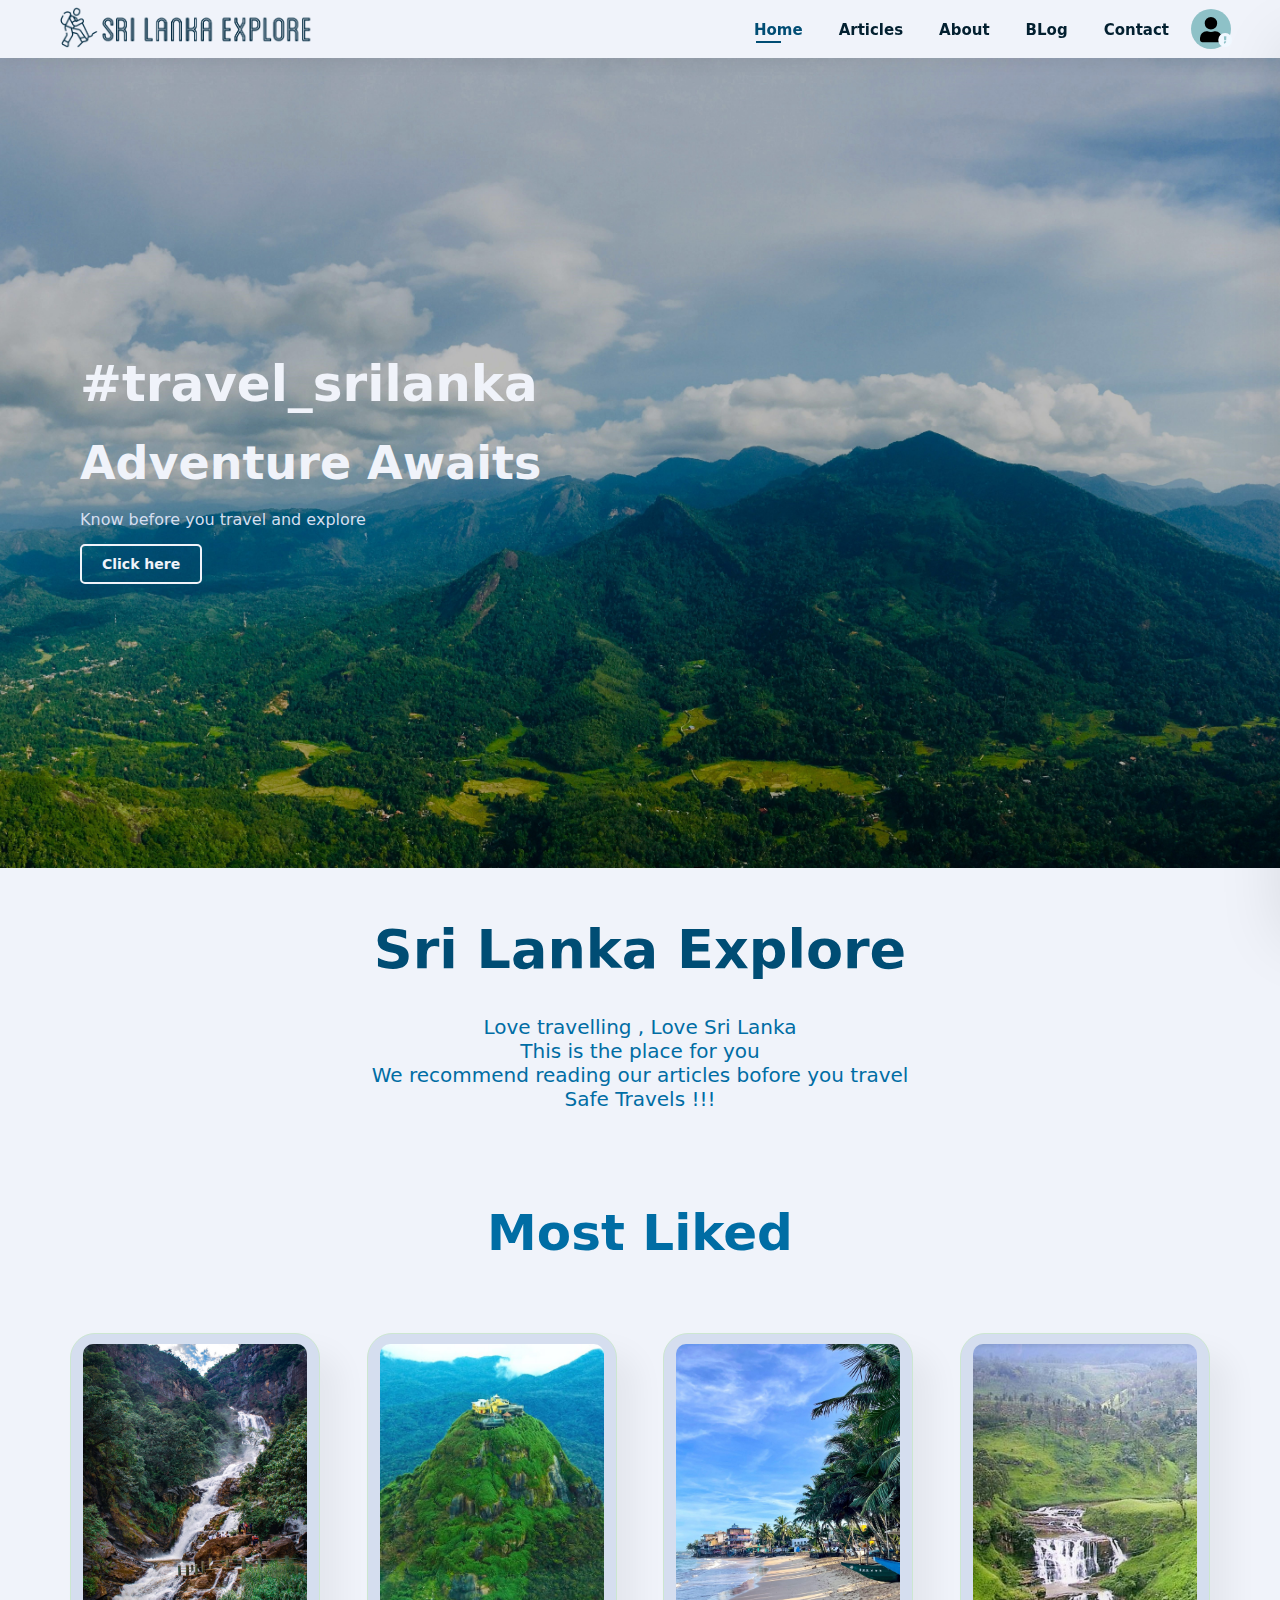
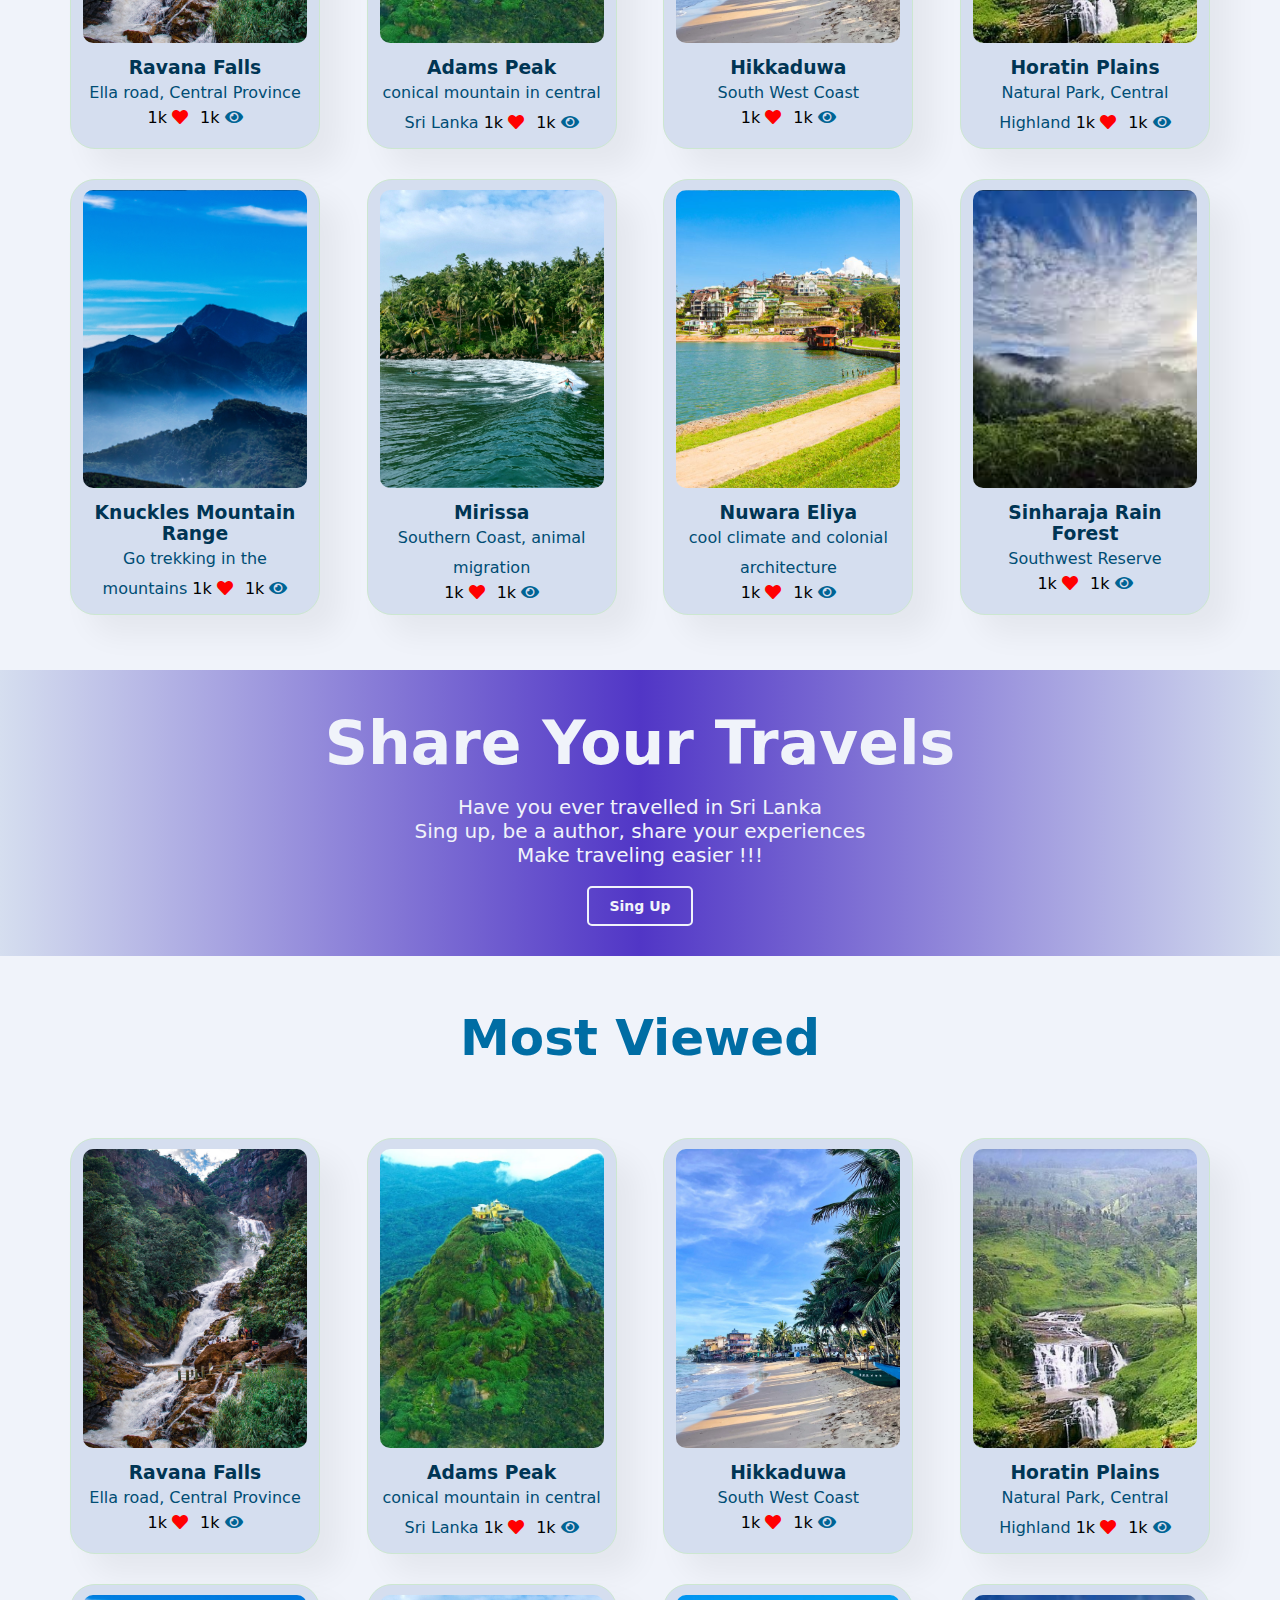
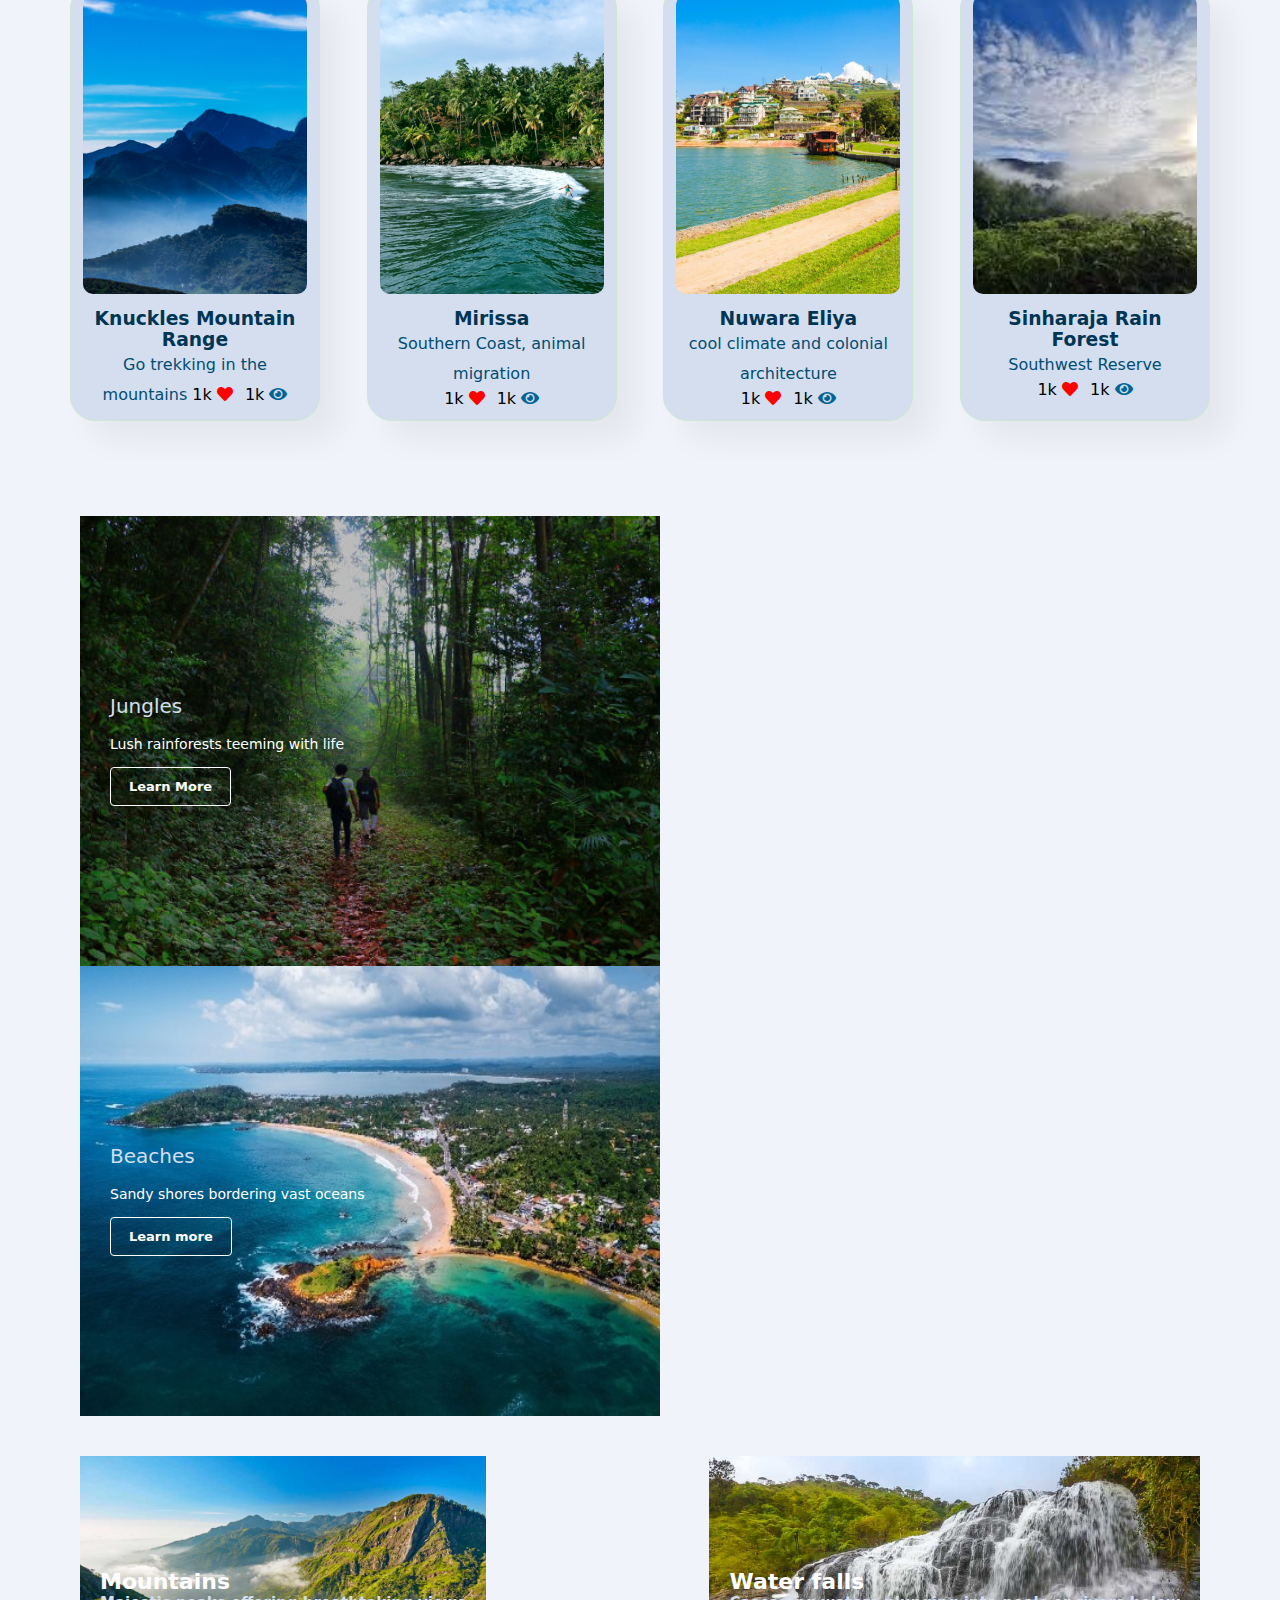
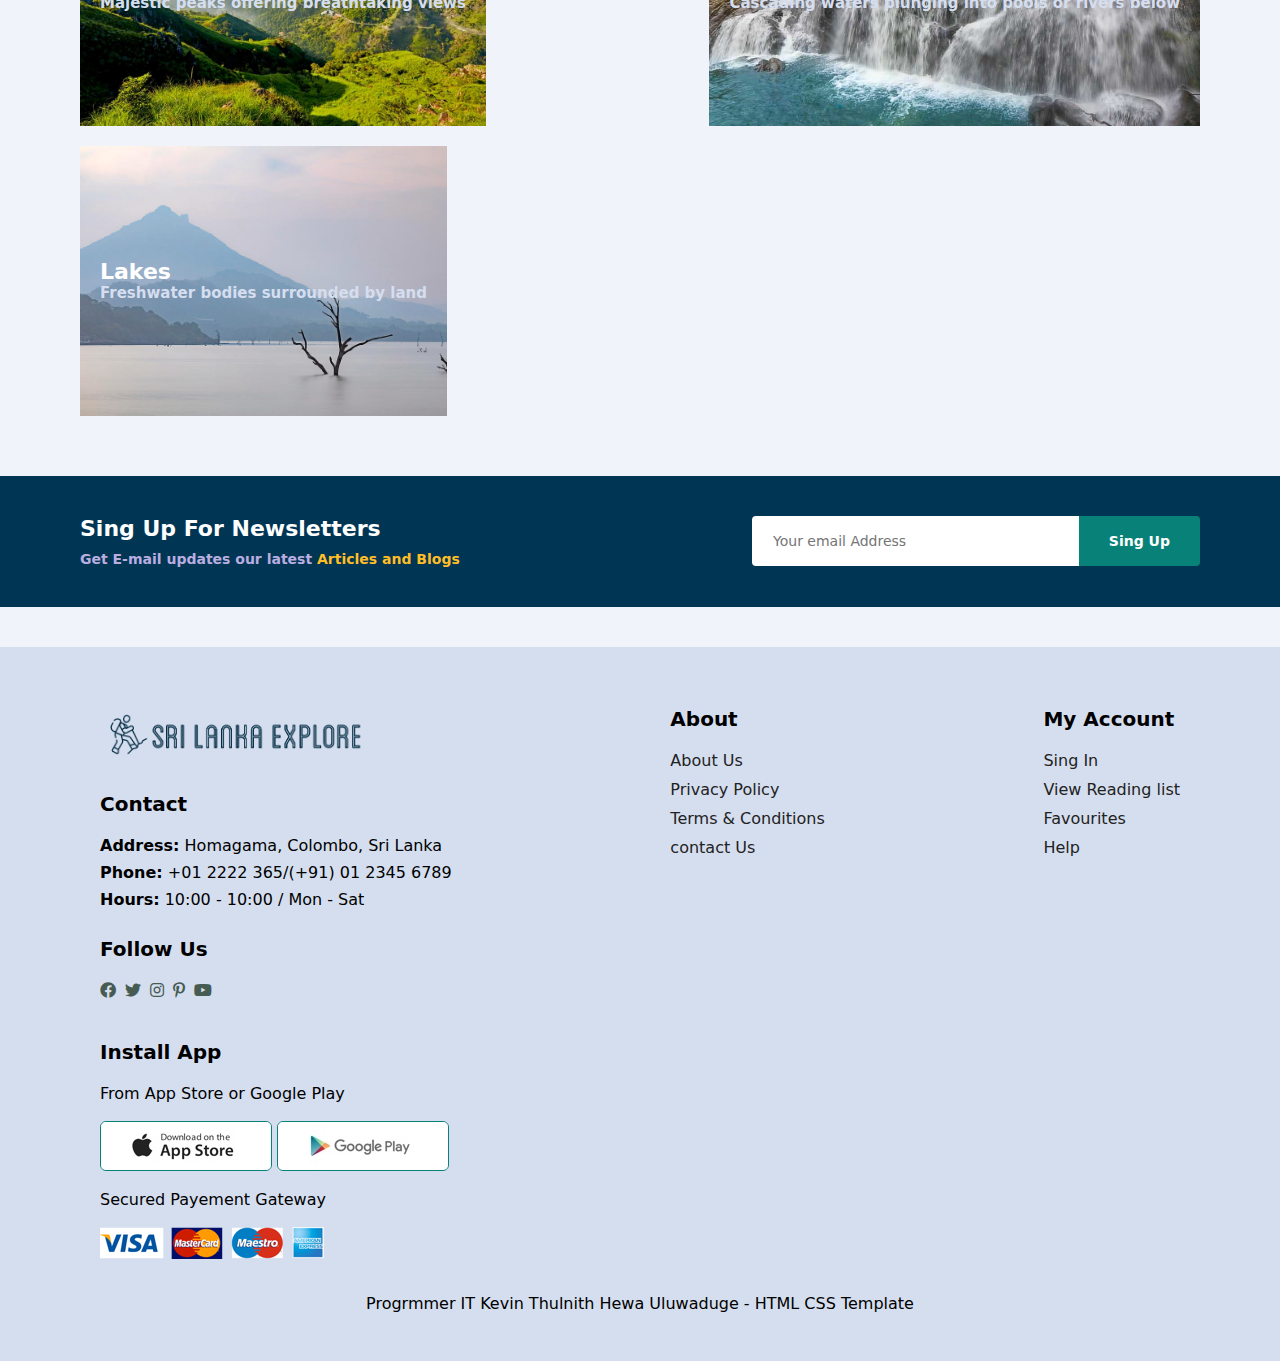
<file: index.html>
<!DOCTYPE html>
<html lang="en">
  <head>
    <meta charset="UTF-8" />
    <meta name="viewport" content="width=device-width, initial-scale=1.0" />
    <link
      rel="icon"
      type="image/x-icon"
      href="jello0.png"
      media="(prefers-color-scheme: light)"
    />
    <link
      rel="icon"
      type="image/x-icon"
      href="jello1%20(1).png"
      media="(prefers-color-scheme: dark)"
    />
    <title>Sri Lanka Explore - Home</title>
    <link
      rel="stylesheet"
      href="https://pro.fontawesome.com/releases/v5.10.0/css/all.css"
    />
    <link rel="stylesheet" href="home.css" />
  </head>
  <body>
    <nav>
      <a href="#"><img src="jello2.png" alt="logo" class="logo" /></a>
      <div>
        <ul id="navbar">
          <li><a href="home.html" class="active">Home</a></li>
          <li><a href="Articles.html">Articles</a></li>
          <li><a href="About.html">About</a></li>
          <li><a href="BLog.html">BLog</a></li>
          <li><a href="Contact.html">Contact</a></li>
          <li class="user" id="user">
            <div class="circle"></div>
            <i class="fa fa-user"></i>
            <i class="fa fa-exclamation-circle"></i>
          </li>
          <a href="#" id="close"><i class="far fa-times"></i></a>
        </ul>
        <div id="userbar">
          <li>
            <a href="#">Sing Up</a>
          </li>
          <li><a href="#">Login</a></li>
          <a href="#" id="asd"><i class="far fa-times"></i></a>
        </div>
      </div>
      <div class="show">
        <div class="user2" id="user2">
          <div class="circle"></div>
          <i class="fa fa-user"></i>
          <i class="fa fa-exclamation-circle"></i>
        </div>
        <i id="bar" class="fas fa-outdent"></i>
      </div>
    </nav>

    <header>
      <h1>#travel_srilanka</h1>
      <h2>Adventure Awaits</h2>
      <p>Know before you travel and explore</p>
      <button>Click here</button>
    </header>

    <section class="mssg">
      <h1>Sri Lanka Explore</h1>
      <p>
        Love travelling , Love Sri Lanka <br />
        This is the place for you <br />We recommend reading our articles bofore
        you travel <br />
        Safe Travels !!!
      </p>
    </section>

    <section class="flist">
      <h2>Most Liked</h2>

      <div class="container">
        <div class="item">
          <div
            class="picture"
            style="background-image: url('places/ravana.jpg')"
          ></div>
          <h3>Ravana Falls</h3>
          <span>Ella road, Central Province</span>
          <div class="stt">
            <p>1k <i class="fa fa-heart hrts"></i></p>
            <p>1k <i class="fa fa-eye eye"></i></p>
          </div>
        </div>

        <div class="item">
          <div
            class="picture"
            style="background-image: url('places/adams\ peak.jpg')"
          ></div>
          <h3>Adams Peak</h3>
          <span>conical mountain in central Sri Lanka</span>
          <div class="stt">
            <p>1k <i class="fa fa-heart hrts"></i></p>
            <p>1k <i class="fa fa-eye eye"></i></p>
          </div>
        </div>

        <div class="item">
          <div
            class="picture"
            style="background-image: url('places/hikkaduwa.jpeg')"
          ></div>
          <h3>Hikkaduwa</h3>
          <span>South West Coast</span><br />
          <div class="stt">
            <p>1k <i class="fa fa-heart hrts"></i></p>
            <p>1k <i class="fa fa-eye eye"></i></p>
          </div>
        </div>

        <div class="item">
          <div
            class="picture"
            style="background-image: url('places/horatain\ planes.jpg')"
          ></div>
          <h3>Horatin Plains</h3>
          <span>Natural Park, Central Highland</span>
          <div class="stt">
            <p>1k <i class="fa fa-heart hrts"></i></p>
            <p>1k <i class="fa fa-eye eye"></i></p>
          </div>
        </div>

        <div class="item">
          <div
            class="picture"
            style="background-image: url('places/knuckles.jpg')"
          ></div>
          <h3>Knuckles Mountain Range</h3>
          <span>Go trekking in the mountains</span>
          <div class="stt">
            <p>1k <i class="fa fa-heart hrts"></i></p>
            <p>1k <i class="fa fa-eye eye"></i></p>
          </div>
        </div>

        <div class="item">
          <div
            class="picture"
            style="background-image: url('places/mirissa.jpg')"
          ></div>
          <h3>Mirissa</h3>
          <span>Southern Coast, animal migration</span> <br />
          <div class="stt">
            <p>1k <i class="fa fa-heart hrts"></i></p>
            <p>1k <i class="fa fa-eye eye"></i></p>
          </div>
        </div>

        <div class="item">
          <div
            class="picture"
            style="background-image: url('places/Nuwara\ eliya.jpg')"
          ></div>
          <h3>Nuwara Eliya</h3>
          <span>cool climate and colonial architecture</span><br />
          <div class="stt">
            <p>1k <i class="fa fa-heart hrts"></i></p>
            <p>1k <i class="fa fa-eye eye"></i></p>
          </div>
        </div>

        <div class="item">
          <div
            class="picture"
            style="background-image: url('places/sinharaja.jpeg')"
          ></div>
          <h3>Sinharaja Rain Forest</h3>
          <span>Southwest Reserve</span>
          <div class="stt">
            <p>1k <i class="fa fa-heart hrts"></i></p>
            <p>1k <i class="fa fa-eye eye"></i></p>
          </div>
        </div>
      </div>
    </section>

    <section class="mssg message">
      <h1>Share Your Travels</h1>
      <p>
        Have you ever travelled in Sri Lanka<br />
        Sing up, be a author, share your experiences<br />
        Make traveling easier !!!
      </p>
      <button>Sing Up</button>
    </section>

    <section class="flist">
      <h2>Most Viewed</h2>

      <div class="container">
        <div class="item">
          <div
            class="picture"
            style="background-image: url('places/ravana.jpg')"
          ></div>
          <h3>Ravana Falls</h3>
          <span>Ella road, Central Province</span>
          <div class="stt">
            <p>1k <i class="fa fa-heart hrts"></i></p>
            <p>1k <i class="fa fa-eye eye"></i></p>
          </div>
        </div>

        <div class="item">
          <div
            class="picture"
            style="background-image: url('places/adams\ peak.jpg')"
          ></div>
          <h3>Adams Peak</h3>
          <span>conical mountain in central Sri Lanka</span>
          <div class="stt">
            <p>1k <i class="fa fa-heart hrts"></i></p>
            <p>1k <i class="fa fa-eye eye"></i></p>
          </div>
        </div>

        <div class="item">
          <div
            class="picture"
            style="background-image: url('places/hikkaduwa.jpeg')"
          ></div>
          <h3>Hikkaduwa</h3>
          <span>South West Coast</span><br />
          <div class="stt">
            <p>1k <i class="fa fa-heart hrts"></i></p>
            <p>1k <i class="fa fa-eye eye"></i></p>
          </div>
        </div>

        <div class="item">
          <div
            class="picture"
            style="background-image: url('places/horatain\ planes.jpg')"
          ></div>
          <h3>Horatin Plains</h3>
          <span>Natural Park, Central Highland</span>
          <div class="stt">
            <p>1k <i class="fa fa-heart hrts"></i></p>
            <p>1k <i class="fa fa-eye eye"></i></p>
          </div>
        </div>

        <div class="item">
          <div
            class="picture"
            style="background-image: url('places/knuckles.jpg')"
          ></div>
          <h3>Knuckles Mountain Range</h3>
          <span>Go trekking in the mountains</span>
          <div class="stt">
            <p>1k <i class="fa fa-heart hrts"></i></p>
            <p>1k <i class="fa fa-eye eye"></i></p>
          </div>
        </div>

        <div class="item">
          <div
            class="picture"
            style="background-image: url('places/mirissa.jpg')"
          ></div>
          <h3>Mirissa</h3>
          <span>Southern Coast, animal migration</span> <br />
          <div class="stt">
            <p>1k <i class="fa fa-heart hrts"></i></p>
            <p>1k <i class="fa fa-eye eye"></i></p>
          </div>
        </div>

        <div class="item">
          <div
            class="picture"
            style="background-image: url('places/Nuwara\ eliya.jpg')"
          ></div>
          <h3>Nuwara Eliya</h3>
          <span>cool climate and colonial architecture</span><br />
          <div class="stt">
            <p>1k <i class="fa fa-heart hrts"></i></p>
            <p>1k <i class="fa fa-eye eye"></i></p>
          </div>
        </div>

        <div class="item">
          <div
            class="picture"
            style="background-image: url('places/sinharaja.jpeg')"
          ></div>
          <h3>Sinharaja Rain Forest</h3>
          <span>Southwest Reserve</span>
          <div class="stt">
            <p>1k <i class="fa fa-heart hrts"></i></p>
            <p>1k <i class="fa fa-eye eye"></i></p>
          </div>
        </div>
      </div>
    </section>

    <section id="sm-baner">
      <div class="banner-box">
        <h4>Jungles</h4>
        <span>Lush rainforests teeming with life</span>
        <button class="white">Learn More</button>
      </div>
      <div class="banner-box banner-box2">
        <h4>Beaches</h4>
        <span>Sandy shores bordering vast oceans</span>
        <button class="white">Learn more</button>
      </div>
    </section>

    <section id="banner3">
      <div class="banner-box">
        <h2>Mountains</h2>
        <h3>Majestic peaks offering breathtaking views</h3>
      </div>
      <div class="banner-box">
        <h2>Water falls</h2>
        <h3>Cascading waters plunging into pools or rivers below</h3>
      </div>
      <div class="banner-box">
        <h2>Lakes</h2>
        <h3>Freshwater bodies surrounded by land</h3>
      </div>
    </section>

    <section id="newslatter">
      <div class="newstext">
        <h4>Sing Up For Newsletters</h4>
        <p>Get E-mail updates our latest <span>Articles and Blogs</span></p>
      </div>
      <div class="form">
        <input type="text" placeholder="Your email Address" />
        <button>Sing Up</button>
      </div>
    </section>

    <footer>
      <div class="col">
        <img src="jello2.png" class="logo" />
        <h4>Contact</h4>
        <p><strong>Address:</strong> Homagama, Colombo, Sri Lanka</p>
        <p><strong>Phone:</strong> +01 2222 365/(+91) 01 2345 6789</p>
        <p><strong>Hours:</strong> 10:00 - 10:00 / Mon - Sat</p>
        <div class="follow">
          <h4>Follow Us</h4>
          <div class="icon">
            <i class="fab fa-facebook"></i>
            <i class="fab fa-twitter"></i>
            <i class="fab fa-instagram"></i>
            <i class="fab fa-pinterest-p"></i>
            <i class="fab fa-youtube"></i>
          </div>
        </div>
      </div>

      <div class="col">
        <h4>About</h4>
        <a href="#">About Us</a>
        <a href="#">Privacy Policy</a>
        <a href="#">Terms & Conditions</a>
        <a href="#">contact Us</a>
      </div>

      <div class="col">
        <h4>My Account</h4>
        <a href="#">Sing In</a>
        <a href="#">View Reading list</a>
        <a href="#">Favourites</a>
        <a href="#">Help</a>
      </div>

      <div class="col install">
        <h4>Install App</h4>
        <p>From App Store or Google Play</p>
        <div class="row">
          <img src="Pay/app.jpg" />
          <img src="Pay/play.jpg" />
        </div>
        <p>Secured Payement Gateway</p>
        <img src="Pay/pay.png" />
      </div>

      <div class="copy-right">
        <p>Progrmmer IT Kevin Thulnith Hewa Uluwaduge - HTML CSS Template</p>
      </div>
    </footer>
    <script src="home.js"></script>
  </body>
</html>
</file>
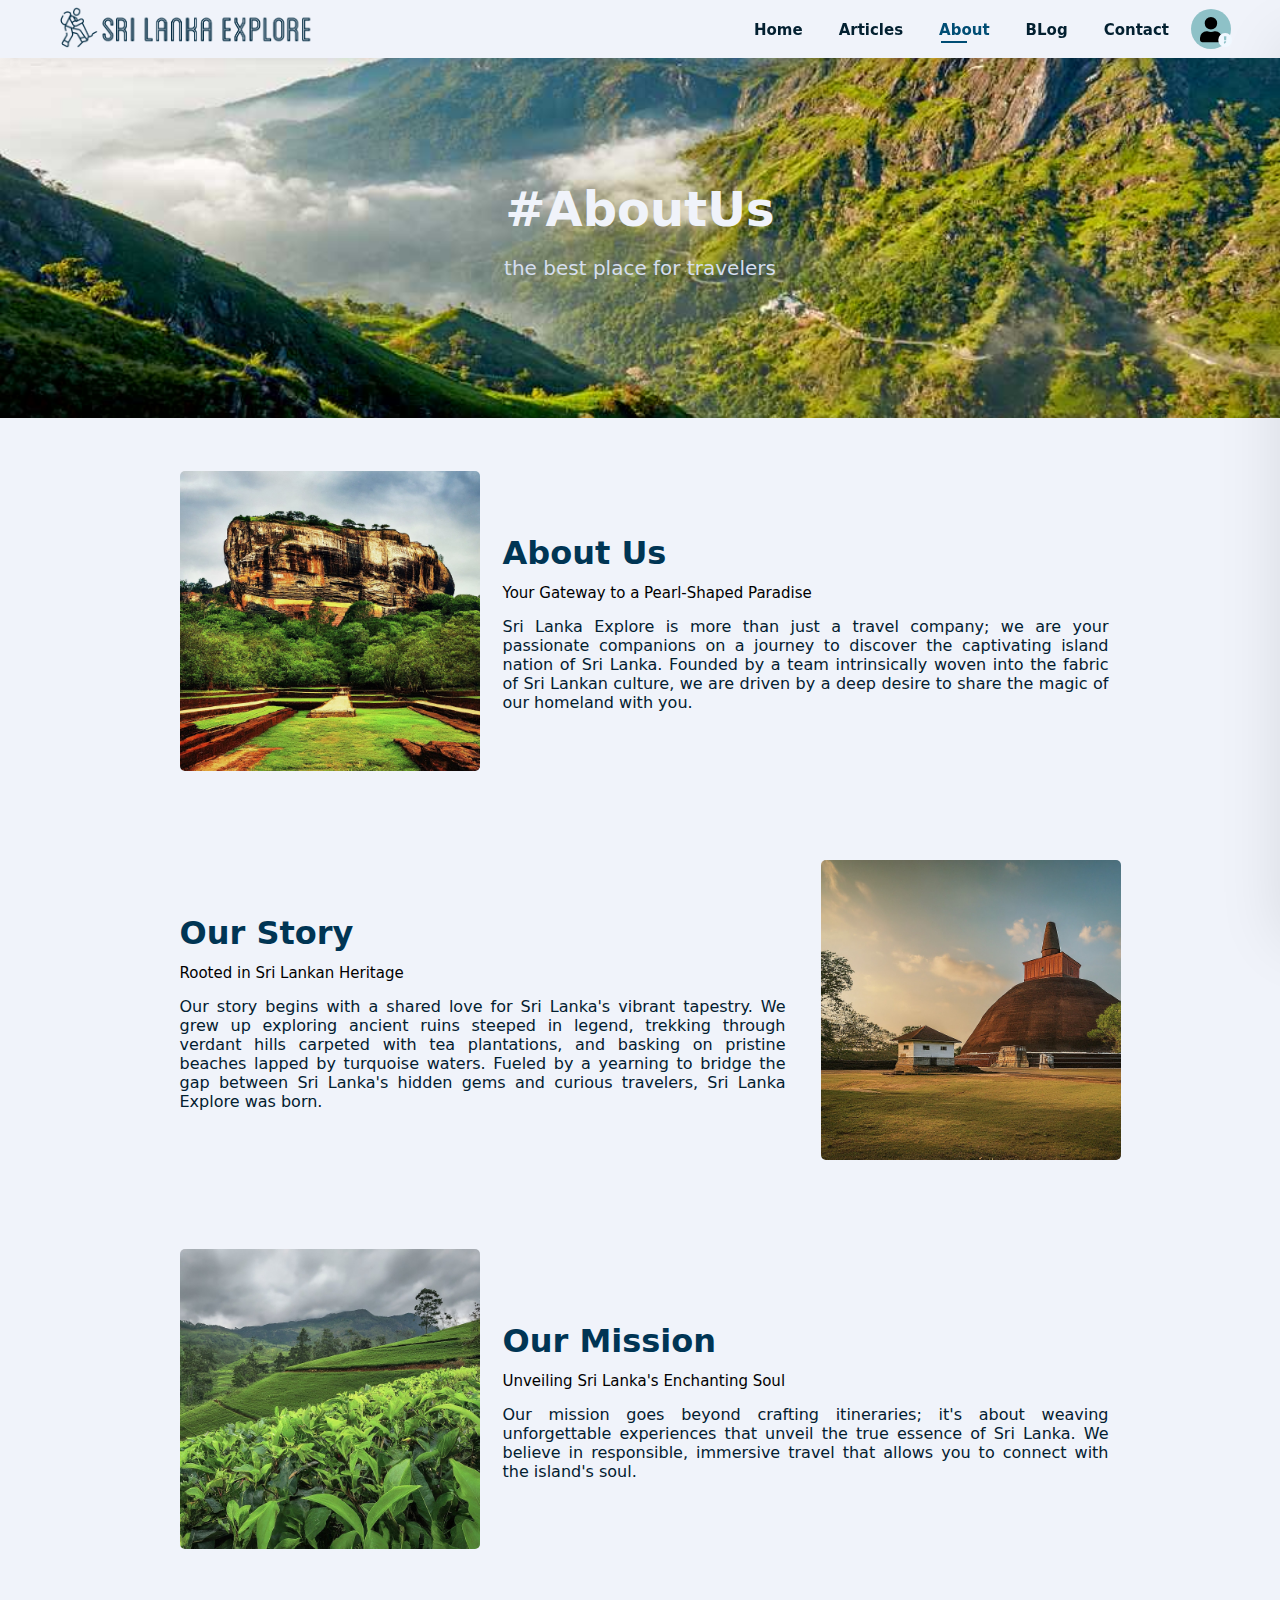
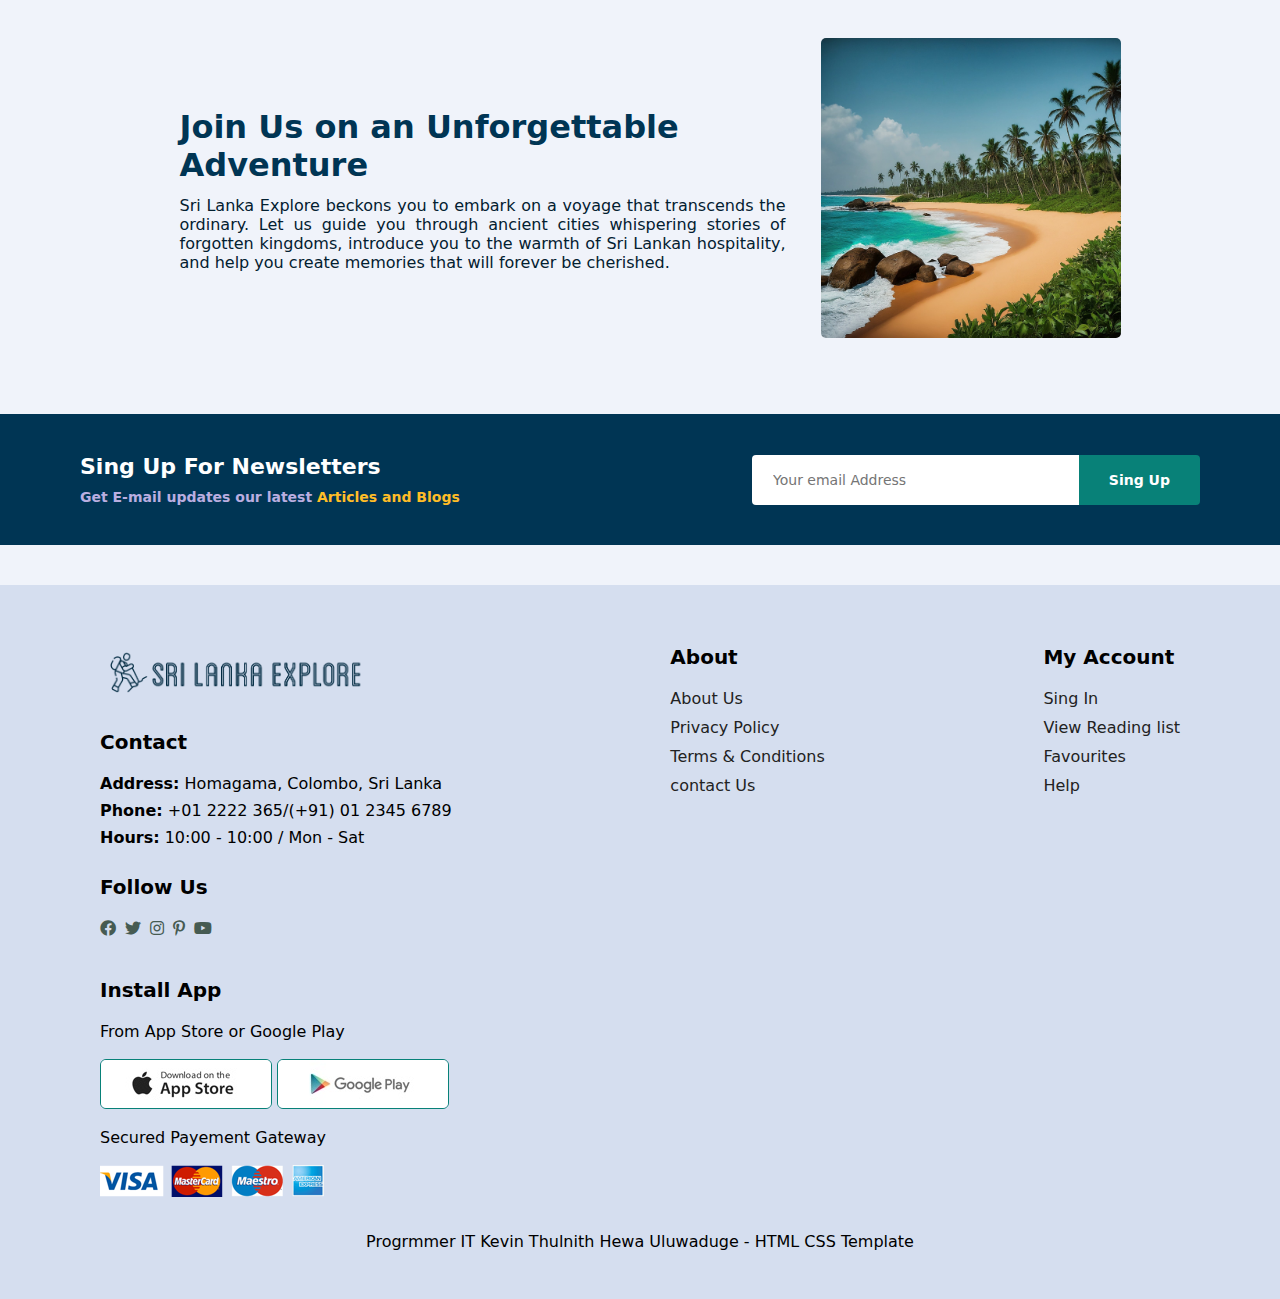
<file: About.html>
<!DOCTYPE html>
<html lang="en">
  <head>
    <meta charset="UTF-8" />
    <meta name="viewport" content="width=device-width, initial-scale=1.0" />
    <link
      rel="icon"
      type="image/x-icon"
      href="jello0.png"
      media="(prefers-color-scheme: light)"
    />
    <link
      rel="icon"
      type="image/x-icon"
      href="jello1%20(1).png"
      media="(prefers-color-scheme: dark)"
    />
    <title>Sri Lanka Explore - About Us</title>
    <link
      rel="stylesheet"
      href="https://pro.fontawesome.com/releases/v5.10.0/css/all.css"
    />
    <link rel="stylesheet" href="home.css" />
    <link rel="stylesheet" href="contact.css" />
    <link rel="stylesheet" href="about.css" />
  </head>
  <body>
    <nav>
      <a href="#"><img src="jello2.png" alt="logo" class="logo" /></a>
      <div>
        <ul id="navbar">
          <li><a href="index.html">Home</a></li>
          <li><a href="Articles.html">Articles</a></li>
          <li><a href="About.html" class="active">About</a></li>
          <li><a href="BLog.html">BLog</a></li>
          <li><a href="Contact.html">Contact</a></li>
          <li class="user" id="user">
            <div class="circle"></div>
            <i class="fa fa-user"></i>
            <i class="fa fa-exclamation-circle"></i>
          </li>
          <a href="#" id="close"><i class="far fa-times"></i></a>
        </ul>
        <div id="userbar">
          <li><a href="#">Sing Up</a></li>
          <li><a href="#">Login</a></li>
          <a href="#" id="asd"><i class="far fa-times"></i></a>
        </div>
      </div>
      <div class="show">
        <div class="user2" id="user2">
          <div class="circle"></div>
          <i class="fa fa-user"></i>
          <i class="fa fa-exclamation-circle"></i>
        </div>
        <i id="bar" class="fas fa-outdent"></i>
      </div>
    </nav>

    <section id="page-headder">
      <h2>#AboutUs</h2>
      <p>the best place for travelers</p>
    </section>

    <section class="content">
      <div class="image">
        <img src="about us/sgry.jpeg" alt="" />
      </div>
      <div class="details">
        <h4>About Us</h4>
        <h5>Your Gateway to a Pearl-Shaped Paradise</h5>
        <p>
          Sri Lanka Explore is more than just a travel company; we are your
          passionate companions on a journey to discover the captivating island
          nation of Sri Lanka. Founded by a team intrinsically woven into the
          fabric of Sri Lankan culture, we are driven by a deep desire to share
          the magic of our homeland with you.
        </p>
      </div>
    </section>

    <section class="content">
      <div class="details">
        <h4>Our Story</h4>
        <h5>Rooted in Sri Lankan Heritage</h5>
        <p>
          Our story begins with a shared love for Sri Lanka's vibrant tapestry.
          We grew up exploring ancient ruins steeped in legend, trekking through
          verdant hills carpeted with tea plantations, and basking on pristine
          beaches lapped by turquoise waters. Fueled by a yearning to bridge the
          gap between Sri Lanka's hidden gems and curious travelers, Sri Lanka
          Explore was born.
        </p>
      </div>
      <div class="image">
        <img src="about us/anurdhpr.jpeg" alt="" />
      </div>
    </section>

    <section class="content">
      <div class="image">
        <img src="about us/tea.jpeg" alt="" />
      </div>
      <div class="details">
        <h4>Our Mission</h4>
        <h5>Unveiling Sri Lanka's Enchanting Soul</h5>
        <p>
          Our mission goes beyond crafting itineraries; it's about weaving
          unforgettable experiences that unveil the true essence of Sri Lanka.
          We believe in responsible, immersive travel that allows you to connect
          with the island's soul.
        </p>
      </div>
    </section>

    <section class="content">
      <div class="details">
        <h4>Join Us on an Unforgettable Adventure</h4>
        <p>
          Sri Lanka Explore beckons you to embark on a voyage that transcends
          the ordinary. Let us guide you through ancient cities whispering
          stories of forgotten kingdoms, introduce you to the warmth of Sri
          Lankan hospitality, and help you create memories that will forever be
          cherished.
        </p>
      </div>
      <div class="image">
        <img src="about us/trnc.jpeg" alt="" />
      </div>
    </section>

    <section id="newslatter">
      <div class="newstext">
        <h4>Sing Up For Newsletters</h4>
        <p>Get E-mail updates our latest <span>Articles and Blogs</span></p>
      </div>
      <div class="form">
        <input type="text" placeholder="Your email Address" />
        <button>Sing Up</button>
      </div>
    </section>

    <footer>
      <div class="col">
        <img src="jello2.png" class="logo" />
        <h4>Contact</h4>
        <p><strong>Address:</strong> Homagama, Colombo, Sri Lanka</p>
        <p><strong>Phone:</strong> +01 2222 365/(+91) 01 2345 6789</p>
        <p><strong>Hours:</strong> 10:00 - 10:00 / Mon - Sat</p>
        <div class="follow">
          <h4>Follow Us</h4>
          <div class="icon">
            <i class="fab fa-facebook"></i>
            <i class="fab fa-twitter"></i>
            <i class="fab fa-instagram"></i>
            <i class="fab fa-pinterest-p"></i>
            <i class="fab fa-youtube"></i>
          </div>
        </div>
      </div>

      <div class="col">
        <h4>About</h4>
        <a href="#">About Us</a>
        <a href="#">Privacy Policy</a>
        <a href="#">Terms & Conditions</a>
        <a href="#">contact Us</a>
      </div>

      <div class="col">
        <h4>My Account</h4>
        <a href="#">Sing In</a>
        <a href="#">View Reading list</a>
        <a href="#">Favourites</a>
        <a href="#">Help</a>
      </div>

      <div class="col install">
        <h4>Install App</h4>
        <p>From App Store or Google Play</p>
        <div class="row">
          <img src="Pay/app.jpg" />
          <img src="Pay/play.jpg" />
        </div>
        <p>Secured Payement Gateway</p>
        <img src="Pay/pay.png" />
      </div>

      <div class="copy-right">
        <p>Progrmmer IT Kevin Thulnith Hewa Uluwaduge - HTML CSS Template</p>
      </div>
    </footer>
    <script src="home.js"></script>
  </body>
</html>
</file>
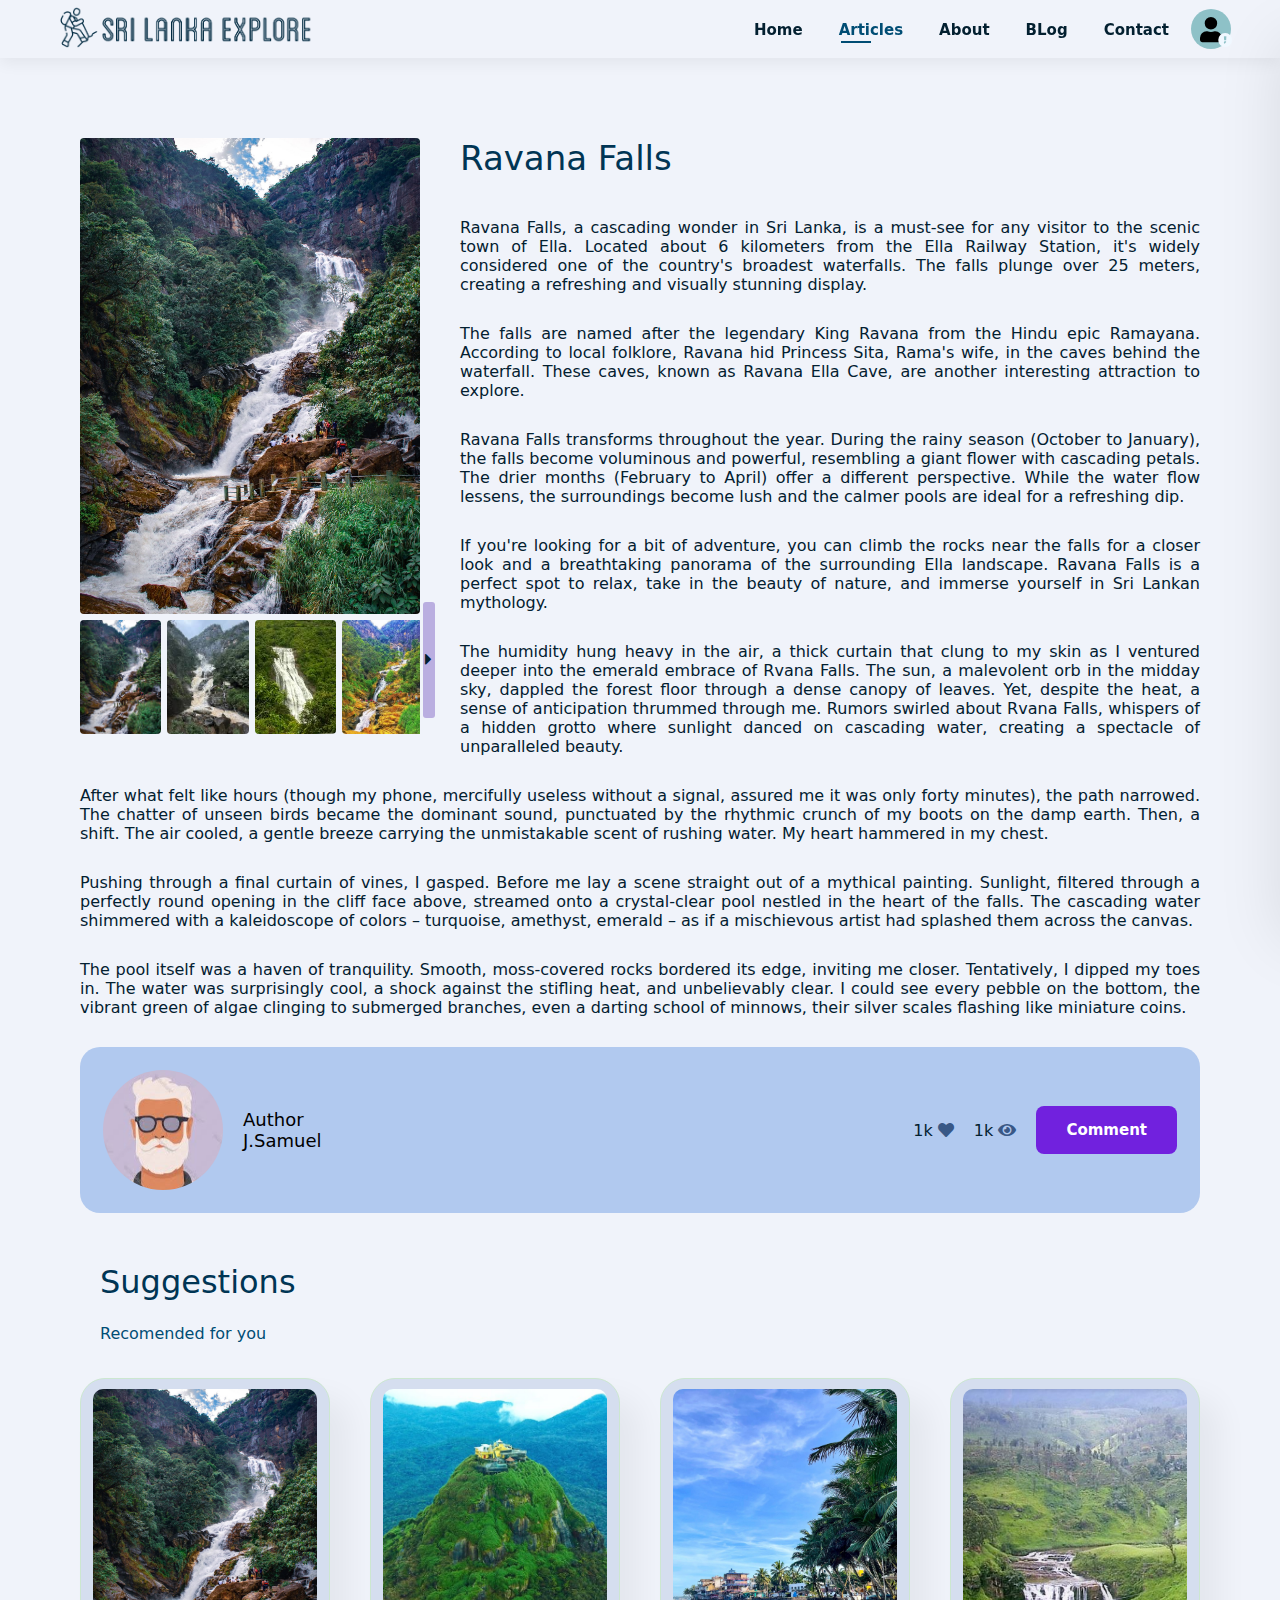
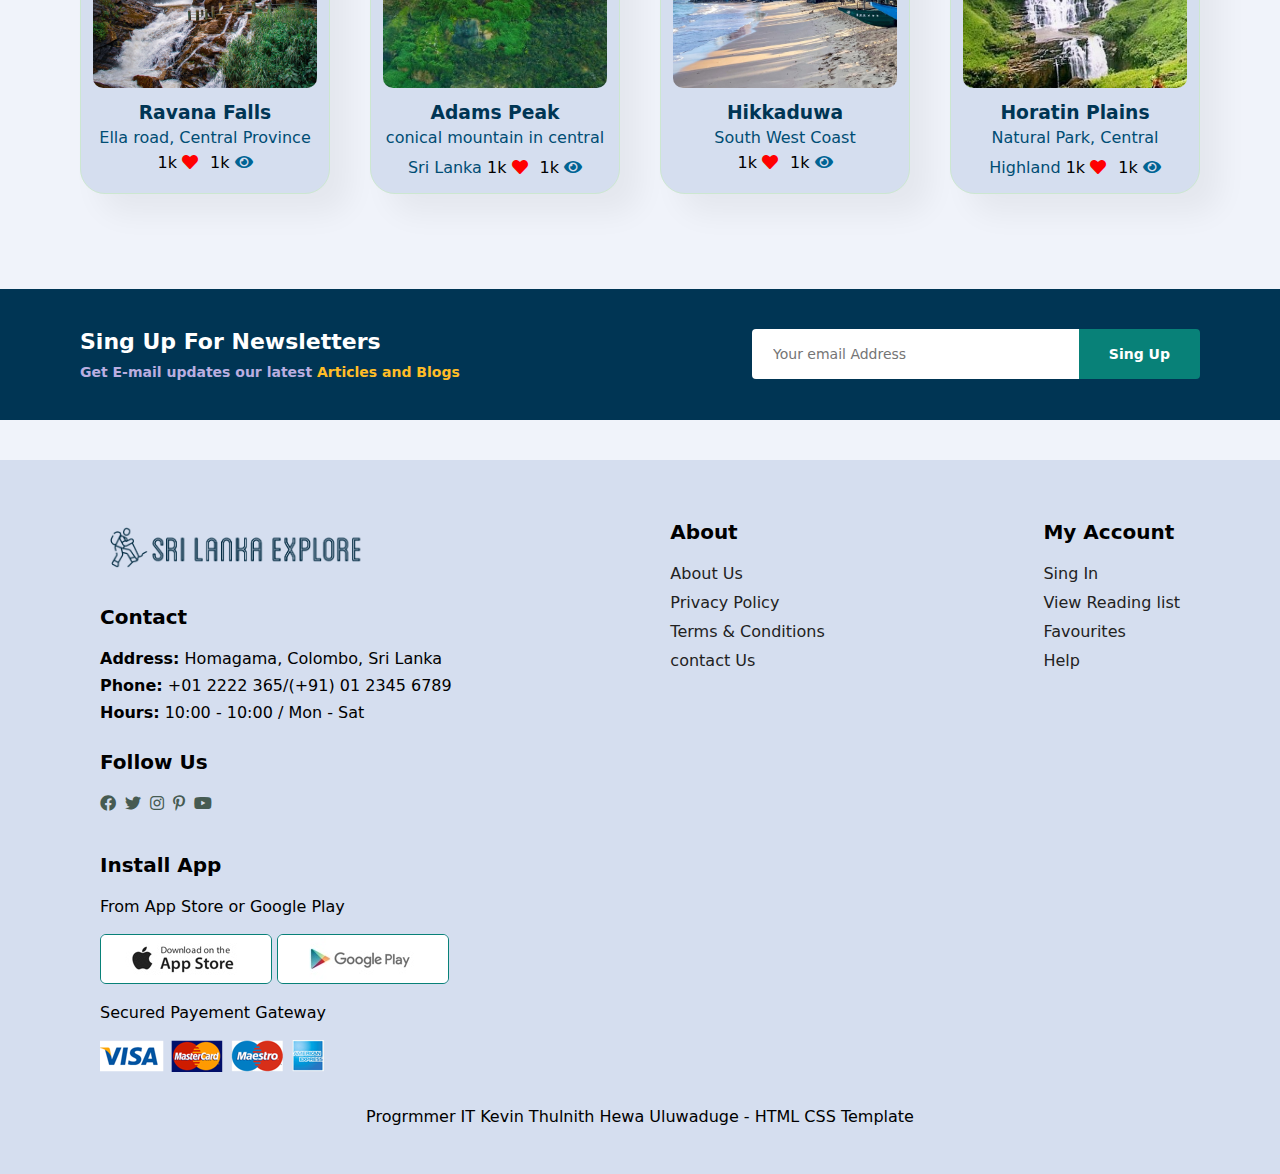
<file: artcle.html>
<!DOCTYPE html>
<html lang="en">
  <head>
    <meta charset="UTF-8" />
    <meta name="viewport" content="width=device-width, initial-scale=1.0" />
    <link
      rel="icon"
      type="image/x-icon"
      href="jello0.png"
      media="(prefers-color-scheme: light)"
    />
    <link
      rel="icon"
      type="image/x-icon"
      href="jello1%20(1).png"
      media="(prefers-color-scheme: dark)"
    />
    <title>Ravana Falls</title>
    <link
      rel="stylesheet"
      href="https://pro.fontawesome.com/releases/v5.10.0/css/all.css"
    />
    <link rel="stylesheet" href="home.css" />
    <link rel="stylesheet" href="article.css" />
    <link rel="stylesheet" href="artcle.css" />
  </head>
  <body>
    <nav>
      <a href="#"><img src="jello2.png" alt="logo" class="logo" /></a>
      <div>
        <ul id="navbar">
          <li><a href="index.html">Home</a></li>
          <li><a href="Articles.html" class="active">Articles</a></li>
          <li><a href="About.html">About</a></li>
          <li><a href="BLog.html">BLog</a></li>
          <li><a href="Contact.html">Contact</a></li>
          <li class="user" id="user">
            <div class="circle"></div>
            <i class="fa fa-user"></i>
            <i class="fa fa-exclamation-circle"></i>
          </li>
          <a href="#" id="close"><i class="far fa-times"></i></a>
        </ul>
        <div id="userbar">
          <li>
            <a href="#">Sing Up </a>
          </li>
          <li><a href="#">Login</a></li>
          <a href="#" id="asd"><i class="far fa-times"></i></a>
        </div>
      </div>
      <div class="show">
        <div class="user2" id="user2">
          <div class="circle"></div>
          <i class="fa fa-user"></i>
          <i class="fa fa-exclamation-circle"></i>
        </div>
        <i id="bar" class="fas fa-outdent"></i>
      </div>
    </nav>

    <h1>Ravana Falls</h1>

    <section class="artcle">
      <div class="images">
        <img src="ravanaFalls/pic1.jpg" width="100%" id="main-img" />
        <div class="image-group">
          <div class="small-image-col">
            <img src="ravanaFalls/pic1.jpg" width="100%" class="small-image" />
          </div>
          <div class="small-image-col">
            <img src="ravanaFalls/pic2.jpeg" width="100%" class="small-image" />
          </div>
          <div class="small-image-col">
            <img src="ravanaFalls/pic3.jpeg" width="100%" class="small-image" />
          </div>
          <div class="small-image-col">
            <img src="ravanaFalls/pic4.jpg" width="100%" class="small-image" />
          </div>
          <div class="small-image-col" id="last">
            <img src="ravanaFalls/pic5.jpg" width="100%" class="small-image" />
          </div>
        </div>
        <a id="lastbtt">
          <i class="fa fa-caret-right" id="arrow-right"></i>
          <i class="fa fa-caret-left hidep" id="arrow-left"></i>
        </a>
      </div>
      <div class="wrapper">
        <h2>Ravana Falls</h2>
        <p>
          Ravana Falls, a cascading wonder in Sri Lanka, is a must-see for any
          visitor to the scenic town of Ella. Located about 6 kilometers from
          the Ella Railway Station, it's widely considered one of the country's
          broadest waterfalls. The falls plunge over 25 meters, creating a
          refreshing and visually stunning display.
        </p>
        <p>
          The falls are named after the legendary King Ravana from the Hindu
          epic Ramayana. According to local folklore, Ravana hid Princess Sita,
          Rama's wife, in the caves behind the waterfall. These caves, known as
          Ravana Ella Cave, are another interesting attraction to explore.
        </p>
        <p>
          Ravana Falls transforms throughout the year. During the rainy season
          (October to January), the falls become voluminous and powerful,
          resembling a giant flower with cascading petals. The drier months
          (February to April) offer a different perspective. While the water
          flow lessens, the surroundings become lush and the calmer pools are
          ideal for a refreshing dip.
        </p>
        <p>
          If you're looking for a bit of adventure, you can climb the rocks near
          the falls for a closer look and a breathtaking panorama of the
          surrounding Ella landscape. Ravana Falls is a perfect spot to relax,
          take in the beauty of nature, and immerse yourself in Sri Lankan
          mythology.
        </p>
        <p>
          The humidity hung heavy in the air, a thick curtain that clung to my
          skin as I ventured deeper into the emerald embrace of Rvana Falls. The
          sun, a malevolent orb in the midday sky, dappled the forest floor
          through a dense canopy of leaves. Yet, despite the heat, a sense of
          anticipation thrummed through me. Rumors swirled about Rvana Falls,
          whispers of a hidden grotto where sunlight danced on cascading water,
          creating a spectacle of unparalleled beauty.
        </p>
        <p>
          After what felt like hours (though my phone, mercifully useless
          without a signal, assured me it was only forty minutes), the path
          narrowed. The chatter of unseen birds became the dominant sound,
          punctuated by the rhythmic crunch of my boots on the damp earth. Then,
          a shift. The air cooled, a gentle breeze carrying the unmistakable
          scent of rushing water. My heart hammered in my chest.
        </p>
        <p>
          Pushing through a final curtain of vines, I gasped. Before me lay a
          scene straight out of a mythical painting. Sunlight, filtered through
          a perfectly round opening in the cliff face above, streamed onto a
          crystal-clear pool nestled in the heart of the falls. The cascading
          water shimmered with a kaleidoscope of colors – turquoise, amethyst,
          emerald – as if a mischievous artist had splashed them across the
          canvas.
        </p>
        <p>
          The pool itself was a haven of tranquility. Smooth, moss-covered rocks
          bordered its edge, inviting me closer. Tentatively, I dipped my toes
          in. The water was surprisingly cool, a shock against the stifling
          heat, and unbelievably clear. I could see every pebble on the bottom,
          the vibrant green of algae clinging to submerged branches, even a
          darting school of minnows, their silver scales flashing like miniature
          coins.
        </p>
      </div>
    </section>

    <section class="review">
      <div class="author">
        <img src="people/cool.jpeg" />
        <span
          >Author <br />
          J.Samuel</span
        >
      </div>
      <div class="like">
        <p>1k <i class="fa fa-heart hrts"></i></p>
        <p>1k <i class="fa fa-eye eye"></i></p>
        <button>Comment</button>
      </div>
    </section>

    <section class="flist">
      <h2>Suggestions</h2>
      <p class="hiro">Recomended for you</p>

      <div class="container">
        <div class="item" onclick="window.location.href='artcle.html'">
          <div
            class="picture"
            style="background-image: url('places/ravana.jpg')"
          ></div>
          <h3>Ravana Falls</h3>
          <span>Ella road, Central Province</span>
          <div class="stt">
            <p>1k <i class="fa fa-heart hrts"></i></p>
            <p>1k <i class="fa fa-eye eye"></i></p>
          </div>
        </div>

        <div class="item">
          <div
            class="picture"
            style="background-image: url('places/adams\ peak.jpg')"
          ></div>
          <h3>Adams Peak</h3>
          <span>conical mountain in central Sri Lanka</span>
          <div class="stt">
            <p>1k <i class="fa fa-heart hrts"></i></p>
            <p>1k <i class="fa fa-eye eye"></i></p>
          </div>
        </div>

        <div class="item">
          <div
            class="picture"
            style="background-image: url('places/hikkaduwa.jpeg')"
          ></div>
          <h3>Hikkaduwa</h3>
          <span>South West Coast</span><br />
          <div class="stt">
            <p>1k <i class="fa fa-heart hrts"></i></p>
            <p>1k <i class="fa fa-eye eye"></i></p>
          </div>
        </div>

        <div class="item">
          <div
            class="picture"
            style="background-image: url('places/horatain\ planes.jpg')"
          ></div>
          <h3>Horatin Plains</h3>
          <span>Natural Park, Central Highland</span>
          <div class="stt">
            <p>1k <i class="fa fa-heart hrts"></i></p>
            <p>1k <i class="fa fa-eye eye"></i></p>
          </div>
        </div>
      </div>
    </section>

    <section id="newslatter">
      <div class="newstext">
        <h4>Sing Up For Newsletters</h4>
        <p>Get E-mail updates our latest <span>Articles and Blogs</span></p>
      </div>
      <div class="form">
        <input type="text" placeholder="Your email Address" />
        <button>Sing Up</button>
      </div>
    </section>

    <footer>
      <div class="col">
        <img src="jello2.png" class="logo" />
        <h4>Contact</h4>
        <p><strong>Address:</strong> Homagama, Colombo, Sri Lanka</p>
        <p><strong>Phone:</strong> +01 2222 365/(+91) 01 2345 6789</p>
        <p><strong>Hours:</strong> 10:00 - 10:00 / Mon - Sat</p>
        <div class="follow">
          <h4>Follow Us</h4>
          <div class="icon">
            <i class="fab fa-facebook"></i>
            <i class="fab fa-twitter"></i>
            <i class="fab fa-instagram"></i>
            <i class="fab fa-pinterest-p"></i>
            <i class="fab fa-youtube"></i>
          </div>
        </div>
      </div>

      <div class="col">
        <h4>About</h4>
        <a href="#">About Us</a>
        <a href="#">Privacy Policy</a>
        <a href="#">Terms & Conditions</a>
        <a href="#">contact Us</a>
      </div>

      <div class="col">
        <h4>My Account</h4>
        <a href="#">Sing In</a>
        <a href="#">View Reading list</a>
        <a href="#">Favourites</a>
        <a href="#">Help</a>
      </div>

      <div class="col install">
        <h4>Install App</h4>
        <p>From App Store or Google Play</p>
        <div class="row">
          <img src="Pay/app.jpg" />
          <img src="Pay/play.jpg" />
        </div>
        <p>Secured Payement Gateway</p>
        <img src="Pay/pay.png" />
      </div>

      <div class="copy-right">
        <p>Progrmmer IT Kevin Thulnith Hewa Uluwaduge - HTML CSS Template</p>
      </div>
    </footer>

    <script src="artcle.js"></script>
    <script src="home.js"></script>
  </body>
</html>
</file>
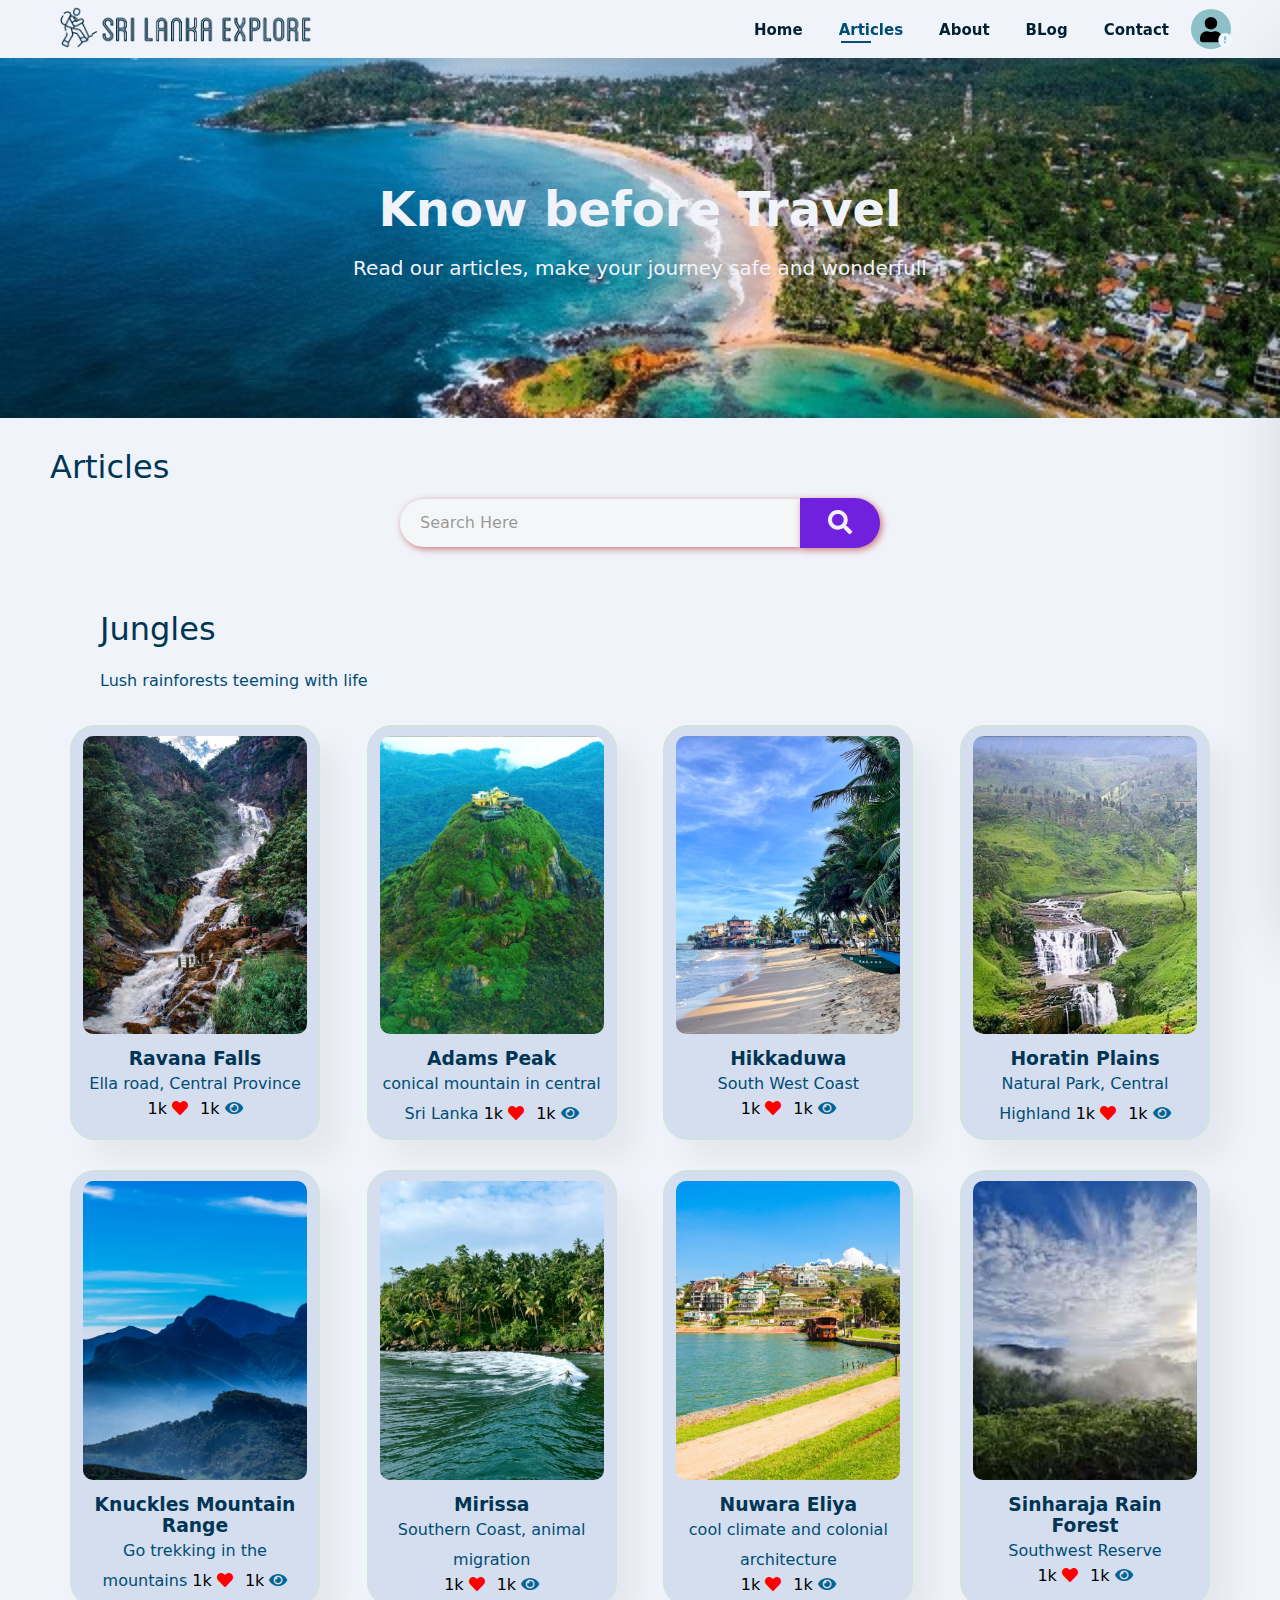
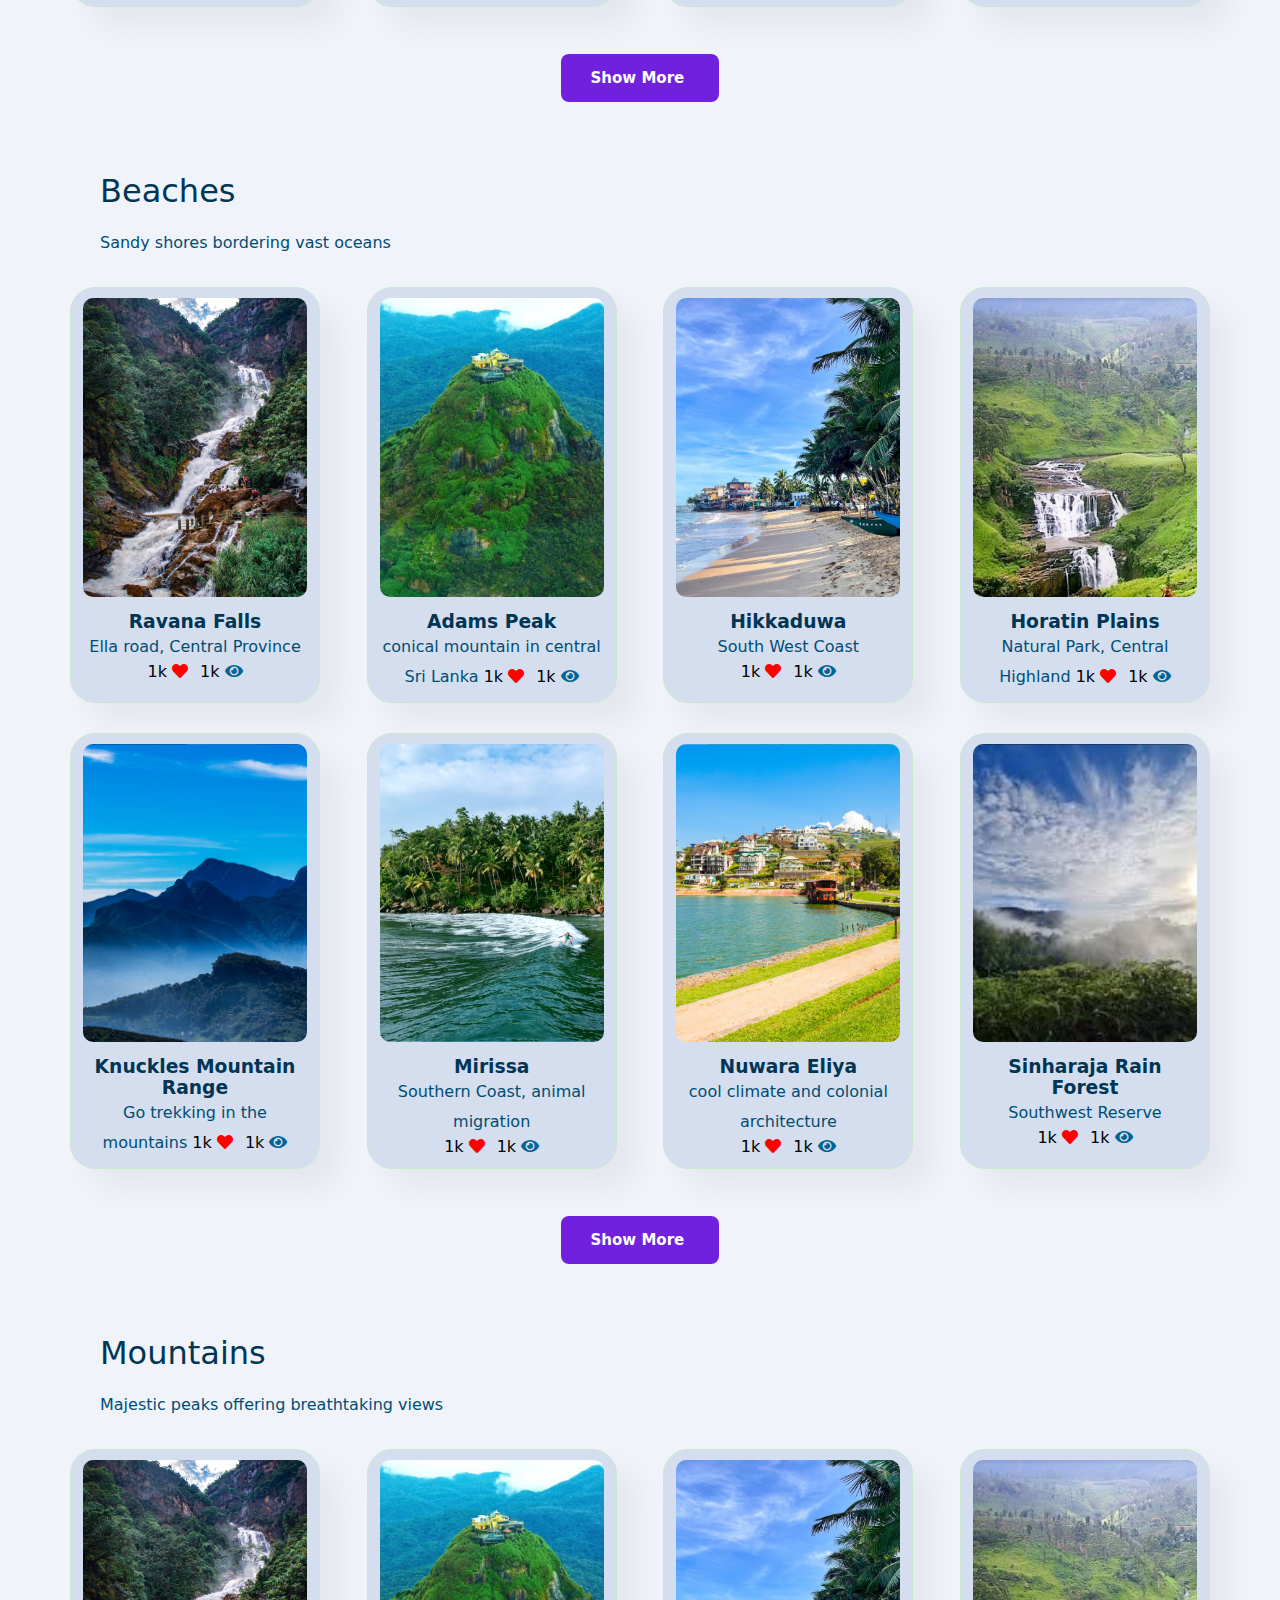
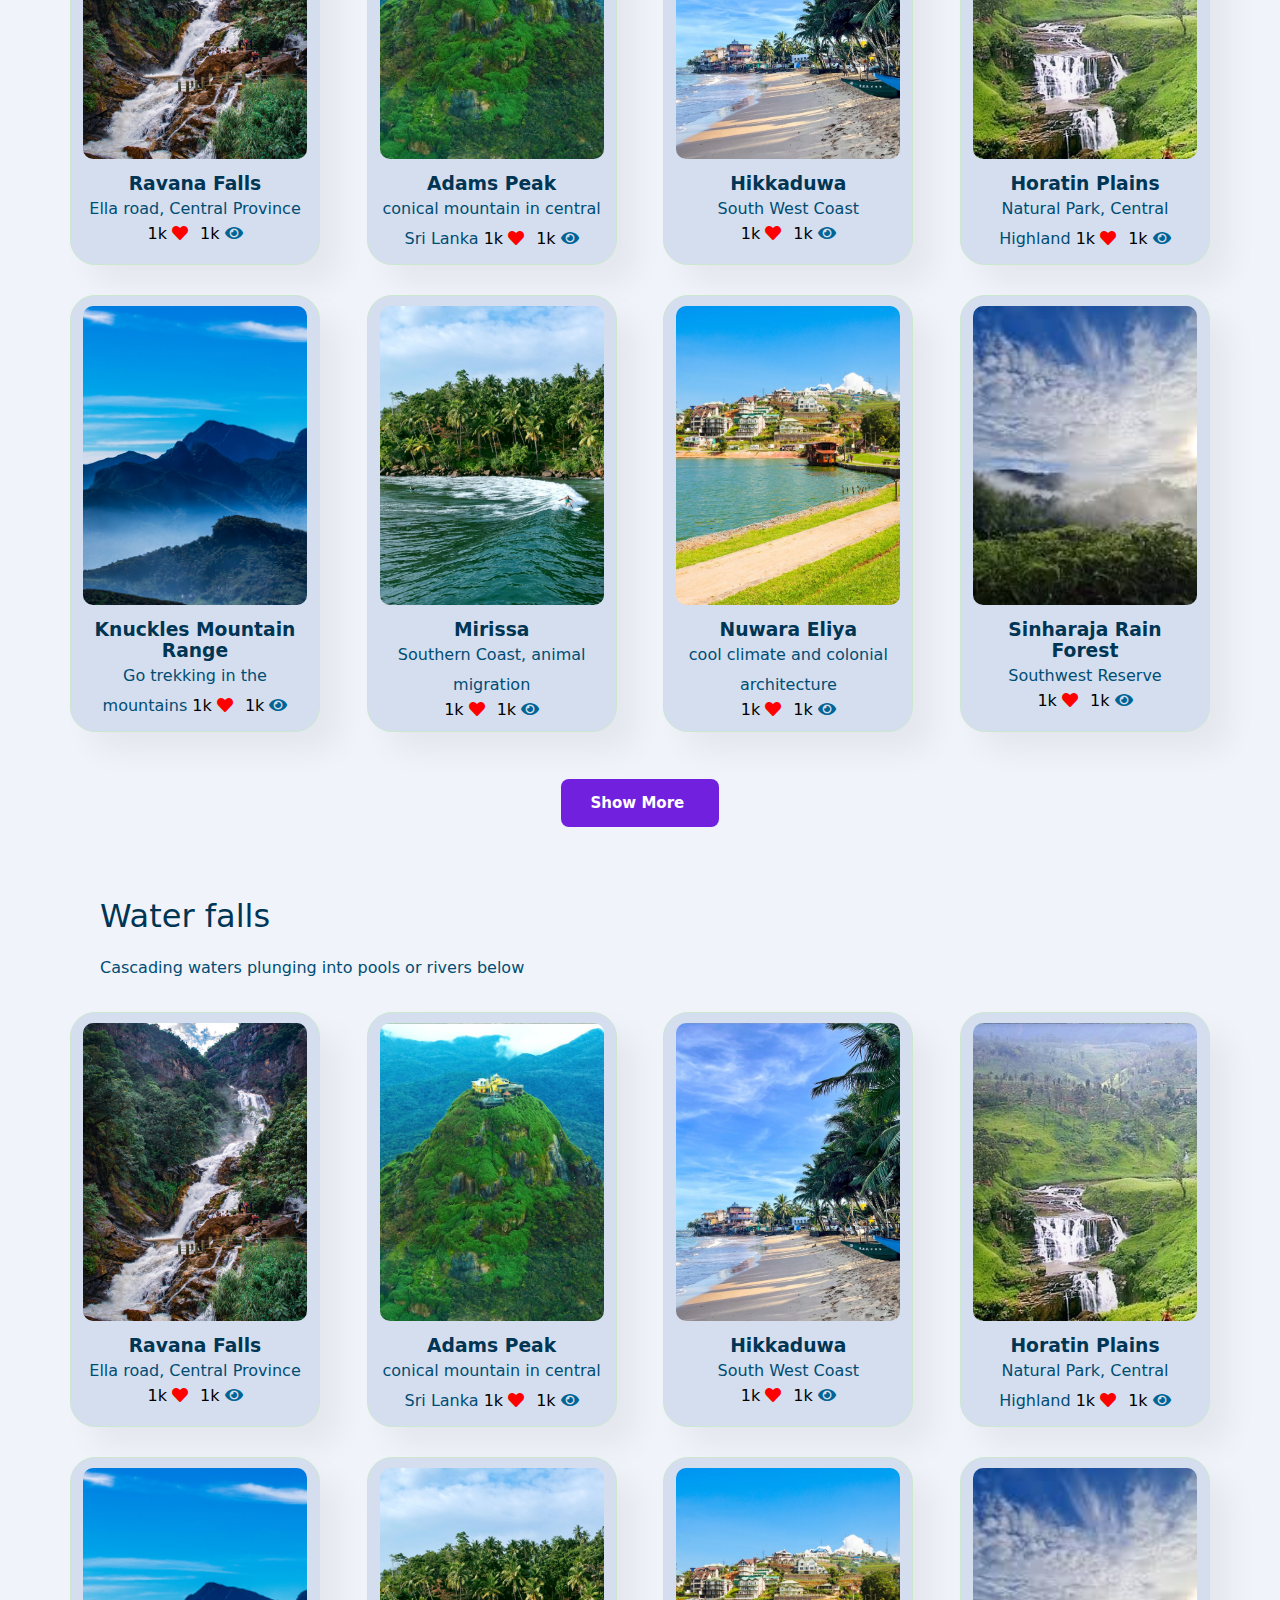
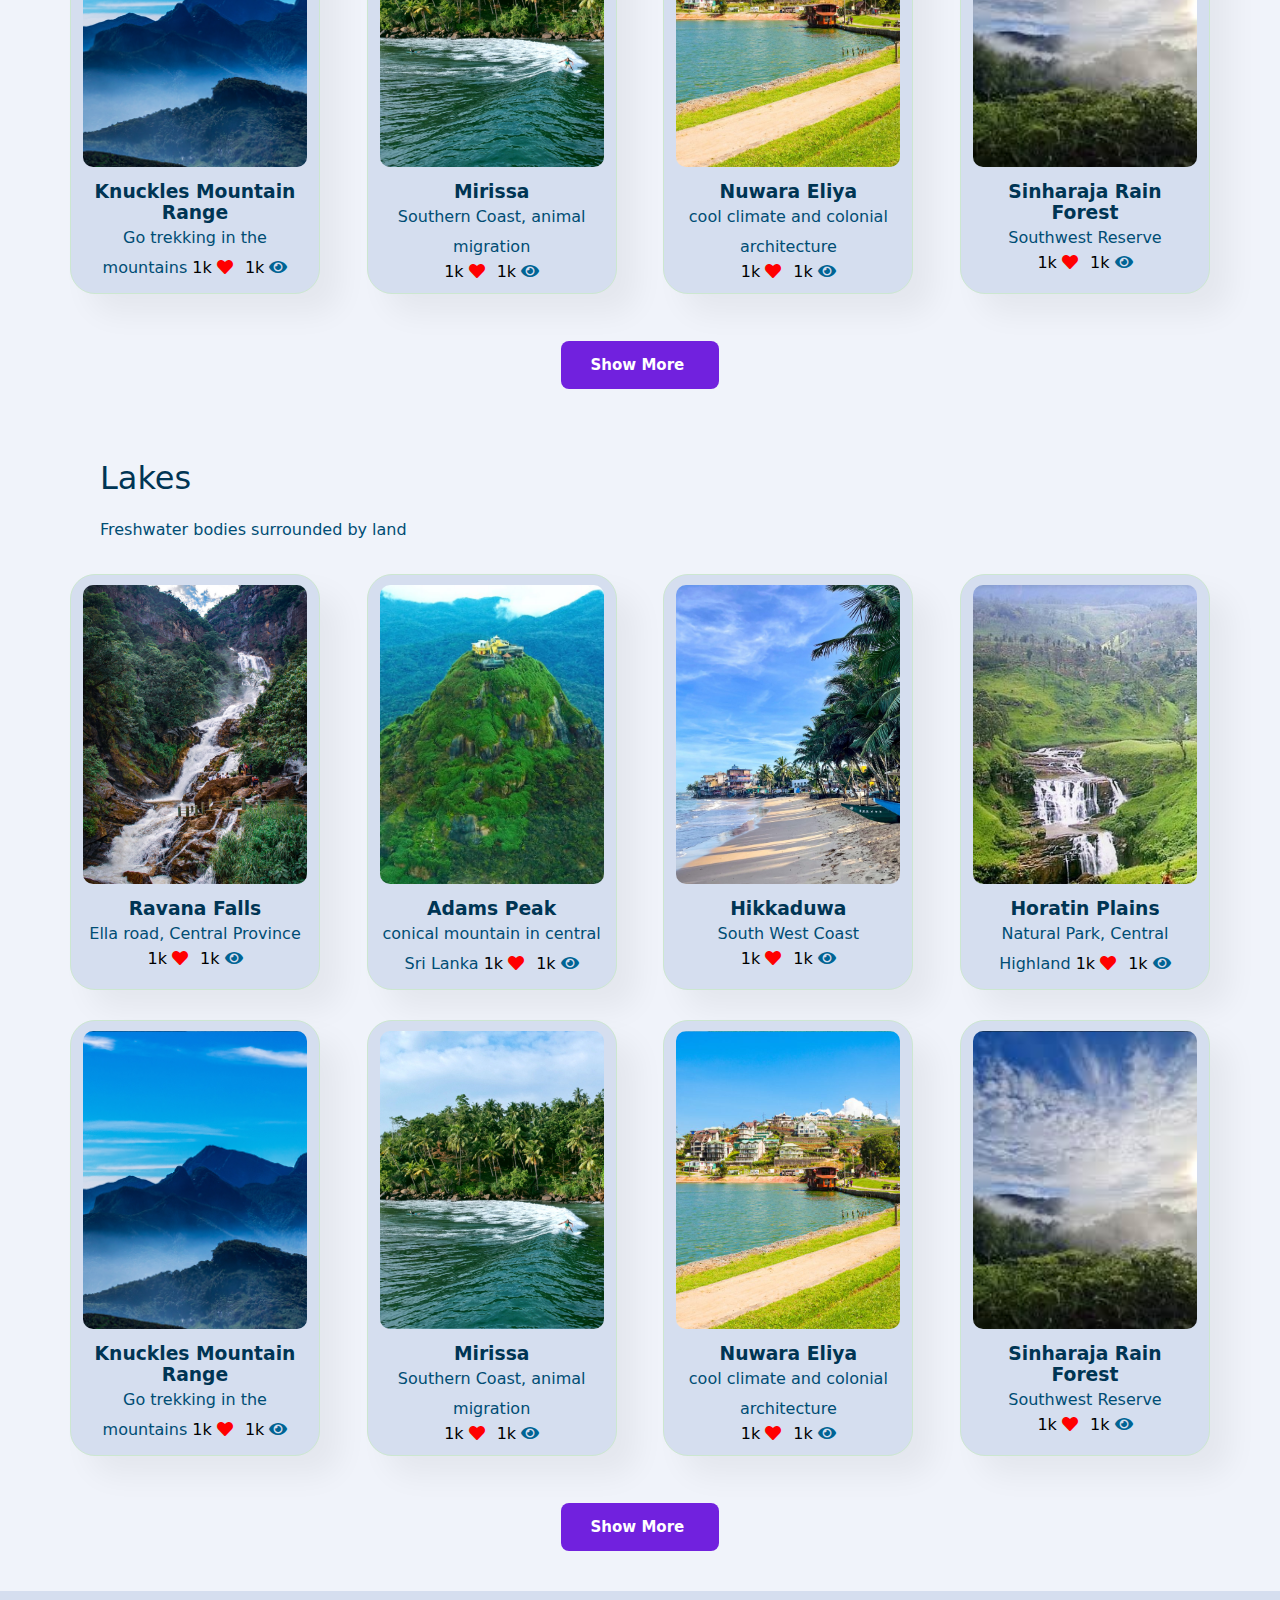
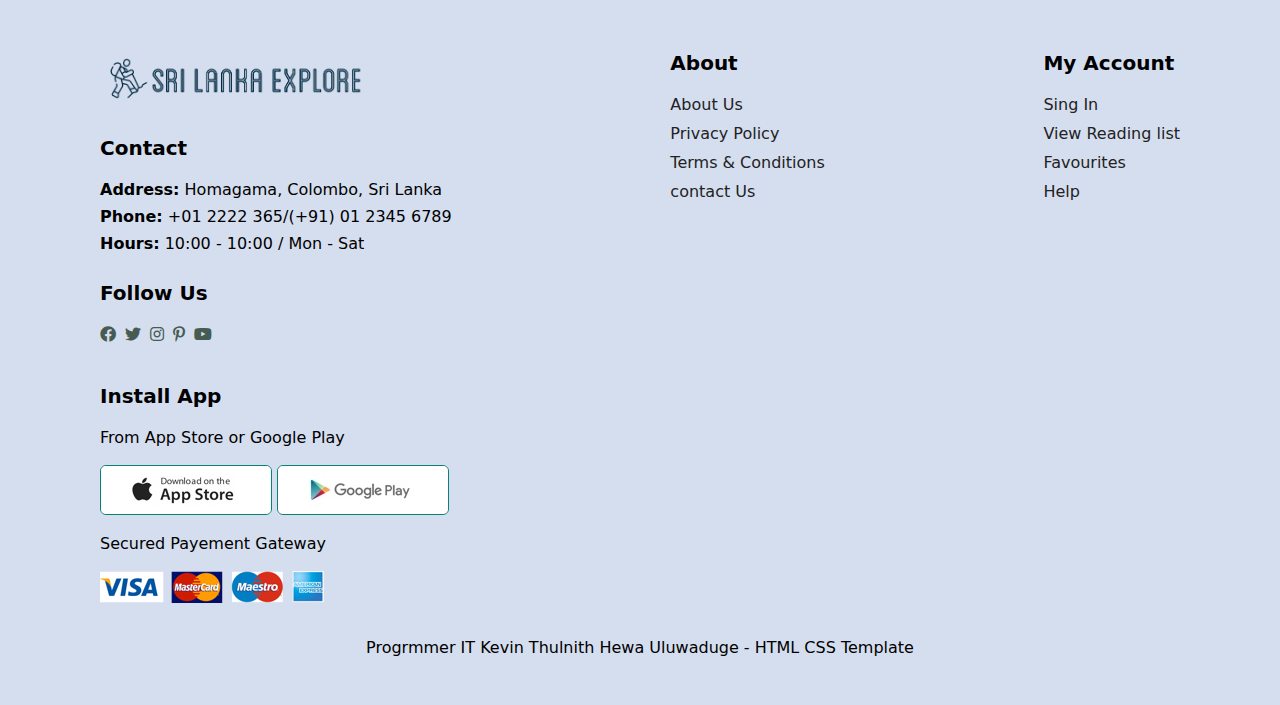
<file: Articles.html>
<!DOCTYPE html>
<html lang="en">
  <head>
    <meta charset="UTF-8" />
    <meta name="viewport" content="width=device-width, initial-scale=1.0" />
    <link
      rel="icon"
      type="image/x-icon"
      href="jello0.png"
      media="(prefers-color-scheme: light)"
    />
    <link
      rel="icon"
      type="image/x-icon"
      href="jello1%20(1).png"
      media="(prefers-color-scheme: dark)"
    />
    <title>Sri Lanka Explore - Articles</title>
    <link
      rel="stylesheet"
      href="https://pro.fontawesome.com/releases/v5.10.0/css/all.css"
    />
    <link rel="stylesheet" href="home.css" />
    <link rel="stylesheet" href="contact.css" />
    <link rel="stylesheet" href="article.css" />
  </head>
  <body>
    <nav>
      <a href="#"><img src="jello2.png" alt="logo" class="logo" /></a>
      <div>
        <ul id="navbar">
          <li><a href="index.html">Home</a></li>
          <li><a href="Articles.html" class="active">Articles</a></li>
          <li><a href="About.html">About</a></li>
          <li><a href="BLog.html">BLog</a></li>
          <li><a href="Contact.html">Contact</a></li>
          <li class="user" id="user">
            <div class="circle"></div>
            <i class="fa fa-user"></i>
            <i class="fa fa-exclamation-circle"></i>
          </li>
          <a href="#" id="close"><i class="far fa-times"></i></a>
        </ul>
        <div id="userbar">
          <li><a href="#">Sing Up</a></li>
          <li><a href="#">Login</a></li>
          <a href="#" id="asd"><i class="far fa-times"></i></a>
        </div>
      </div>
      <div class="show">
        <div class="user2" id="user2">
          <div class="circle"></div>
          <i class="fa fa-user"></i>
          <i class="fa fa-exclamation-circle"></i>
        </div>
        <i id="bar" class="fas fa-outdent"></i>
      </div>
    </nav>

    <section id="page-headder">
      <h2>Know before Travel</h2>
      <p>Read our articles, make your journey safe and wonderfull</p>
    </section>

    <h1>Articles</h1>

    <form action="#" name="search">
      <input type="text" name="search" id="search" placeholder="Search Here" />
      <button type="submit">
        <i class="fa fa-search" aria-hidden="true"></i>
      </button>
      <br />
      <div class="sggts">
        <span>Apple</span>
        <span>Apple</span>
        <span>Apple</span>
        <span>Apple</span>
        <span>Apple</span>
        <span>Apple</span>
        <span>Apple</span>
        <span>Apple</span>
        <span>Apple</span>
      </div>
    </form>

    <section class="flist">
      <h2>Jungles</h2>
      <p class="hiro">Lush rainforests teeming with life</p>

      <div class="container">
        <div class="item" onclick="window.location.href='artcle.html'">
          <div
            class="picture"
            style="background-image: url('places/ravana.jpg')"
          ></div>
          <h3>Ravana Falls</h3>
          <span>Ella road, Central Province</span>
          <div class="stt">
            <p>1k <i class="fa fa-heart hrts"></i></p>
            <p>1k <i class="fa fa-eye eye"></i></p>
          </div>
        </div>

        <div class="item">
          <div
            class="picture"
            style="background-image: url('places/adams\ peak.jpg')"
          ></div>
          <h3>Adams Peak</h3>
          <span>conical mountain in central Sri Lanka</span>
          <div class="stt">
            <p>1k <i class="fa fa-heart hrts"></i></p>
            <p>1k <i class="fa fa-eye eye"></i></p>
          </div>
        </div>

        <div class="item">
          <div
            class="picture"
            style="background-image: url('places/hikkaduwa.jpeg')"
          ></div>
          <h3>Hikkaduwa</h3>
          <span>South West Coast</span><br />
          <div class="stt">
            <p>1k <i class="fa fa-heart hrts"></i></p>
            <p>1k <i class="fa fa-eye eye"></i></p>
          </div>
        </div>

        <div class="item">
          <div
            class="picture"
            style="background-image: url('places/horatain\ planes.jpg')"
          ></div>
          <h3>Horatin Plains</h3>
          <span>Natural Park, Central Highland</span>
          <div class="stt">
            <p>1k <i class="fa fa-heart hrts"></i></p>
            <p>1k <i class="fa fa-eye eye"></i></p>
          </div>
        </div>

        <div class="item">
          <div
            class="picture"
            style="background-image: url('places/knuckles.jpg')"
          ></div>
          <h3>Knuckles Mountain Range</h3>
          <span>Go trekking in the mountains</span>
          <div class="stt">
            <p>1k <i class="fa fa-heart hrts"></i></p>
            <p>1k <i class="fa fa-eye eye"></i></p>
          </div>
        </div>

        <div class="item">
          <div
            class="picture"
            style="background-image: url('places/mirissa.jpg')"
          ></div>
          <h3>Mirissa</h3>
          <span>Southern Coast, animal migration</span> <br />
          <div class="stt">
            <p>1k <i class="fa fa-heart hrts"></i></p>
            <p>1k <i class="fa fa-eye eye"></i></p>
          </div>
        </div>

        <div class="item">
          <div
            class="picture"
            style="background-image: url('places/Nuwara\ eliya.jpg')"
          ></div>
          <h3>Nuwara Eliya</h3>
          <span>cool climate and colonial architecture</span><br />
          <div class="stt">
            <p>1k <i class="fa fa-heart hrts"></i></p>
            <p>1k <i class="fa fa-eye eye"></i></p>
          </div>
        </div>

        <div class="item">
          <div
            class="picture"
            style="background-image: url('places/sinharaja.jpeg')"
          ></div>
          <h3>Sinharaja Rain Forest</h3>
          <span>Southwest Reserve</span>
          <div class="stt">
            <p>1k <i class="fa fa-heart hrts"></i></p>
            <p>1k <i class="fa fa-eye eye"></i></p>
          </div>
        </div>
      </div>
      <button>
        Show More <i class="fa fa-long-arrow-down" aria-hidden="true"></i>
      </button>
    </section>

    <section class="flist">
      <h2>Beaches</h2>
      <p class="hiro">Sandy shores bordering vast oceans</p>

      <div class="container">
        <div class="item">
          <div
            class="picture"
            style="background-image: url('places/ravana.jpg')"
          ></div>
          <h3>Ravana Falls</h3>
          <span>Ella road, Central Province</span>
          <div class="stt">
            <p>1k <i class="fa fa-heart hrts"></i></p>
            <p>1k <i class="fa fa-eye eye"></i></p>
          </div>
        </div>

        <div class="item">
          <div
            class="picture"
            style="background-image: url('places/adams\ peak.jpg')"
          ></div>
          <h3>Adams Peak</h3>
          <span>conical mountain in central Sri Lanka</span>
          <div class="stt">
            <p>1k <i class="fa fa-heart hrts"></i></p>
            <p>1k <i class="fa fa-eye eye"></i></p>
          </div>
        </div>

        <div class="item">
          <div
            class="picture"
            style="background-image: url('places/hikkaduwa.jpeg')"
          ></div>
          <h3>Hikkaduwa</h3>
          <span>South West Coast</span><br />
          <div class="stt">
            <p>1k <i class="fa fa-heart hrts"></i></p>
            <p>1k <i class="fa fa-eye eye"></i></p>
          </div>
        </div>

        <div class="item">
          <div
            class="picture"
            style="background-image: url('places/horatain\ planes.jpg')"
          ></div>
          <h3>Horatin Plains</h3>
          <span>Natural Park, Central Highland</span>
          <div class="stt">
            <p>1k <i class="fa fa-heart hrts"></i></p>
            <p>1k <i class="fa fa-eye eye"></i></p>
          </div>
        </div>

        <div class="item">
          <div
            class="picture"
            style="background-image: url('places/knuckles.jpg')"
          ></div>
          <h3>Knuckles Mountain Range</h3>
          <span>Go trekking in the mountains</span>
          <div class="stt">
            <p>1k <i class="fa fa-heart hrts"></i></p>
            <p>1k <i class="fa fa-eye eye"></i></p>
          </div>
        </div>

        <div class="item">
          <div
            class="picture"
            style="background-image: url('places/mirissa.jpg')"
          ></div>
          <h3>Mirissa</h3>
          <span>Southern Coast, animal migration</span> <br />
          <div class="stt">
            <p>1k <i class="fa fa-heart hrts"></i></p>
            <p>1k <i class="fa fa-eye eye"></i></p>
          </div>
        </div>

        <div class="item">
          <div
            class="picture"
            style="background-image: url('places/Nuwara\ eliya.jpg')"
          ></div>
          <h3>Nuwara Eliya</h3>
          <span>cool climate and colonial architecture</span><br />
          <div class="stt">
            <p>1k <i class="fa fa-heart hrts"></i></p>
            <p>1k <i class="fa fa-eye eye"></i></p>
          </div>
        </div>

        <div class="item">
          <div
            class="picture"
            style="background-image: url('places/sinharaja.jpeg')"
          ></div>
          <h3>Sinharaja Rain Forest</h3>
          <span>Southwest Reserve</span>
          <div class="stt">
            <p>1k <i class="fa fa-heart hrts"></i></p>
            <p>1k <i class="fa fa-eye eye"></i></p>
          </div>
        </div>
      </div>
      <button>
        Show More <i class="fa fa-long-arrow-down" aria-hidden="true"></i>
      </button>
    </section>

    <section class="flist">
      <h2>Mountains</h2>
      <p class="hiro">Majestic peaks offering breathtaking views</p>

      <div class="container">
        <div class="item">
          <div
            class="picture"
            style="background-image: url('places/ravana.jpg')"
          ></div>
          <h3>Ravana Falls</h3>
          <span>Ella road, Central Province</span>
          <div class="stt">
            <p>1k <i class="fa fa-heart hrts"></i></p>
            <p>1k <i class="fa fa-eye eye"></i></p>
          </div>
        </div>

        <div class="item">
          <div
            class="picture"
            style="background-image: url('places/adams\ peak.jpg')"
          ></div>
          <h3>Adams Peak</h3>
          <span>conical mountain in central Sri Lanka</span>
          <div class="stt">
            <p>1k <i class="fa fa-heart hrts"></i></p>
            <p>1k <i class="fa fa-eye eye"></i></p>
          </div>
        </div>

        <div class="item">
          <div
            class="picture"
            style="background-image: url('places/hikkaduwa.jpeg')"
          ></div>
          <h3>Hikkaduwa</h3>
          <span>South West Coast</span><br />
          <div class="stt">
            <p>1k <i class="fa fa-heart hrts"></i></p>
            <p>1k <i class="fa fa-eye eye"></i></p>
          </div>
        </div>

        <div class="item">
          <div
            class="picture"
            style="background-image: url('places/horatain\ planes.jpg')"
          ></div>
          <h3>Horatin Plains</h3>
          <span>Natural Park, Central Highland</span>
          <div class="stt">
            <p>1k <i class="fa fa-heart hrts"></i></p>
            <p>1k <i class="fa fa-eye eye"></i></p>
          </div>
        </div>

        <div class="item">
          <div
            class="picture"
            style="background-image: url('places/knuckles.jpg')"
          ></div>
          <h3>Knuckles Mountain Range</h3>
          <span>Go trekking in the mountains</span>
          <div class="stt">
            <p>1k <i class="fa fa-heart hrts"></i></p>
            <p>1k <i class="fa fa-eye eye"></i></p>
          </div>
        </div>

        <div class="item">
          <div
            class="picture"
            style="background-image: url('places/mirissa.jpg')"
          ></div>
          <h3>Mirissa</h3>
          <span>Southern Coast, animal migration</span> <br />
          <div class="stt">
            <p>1k <i class="fa fa-heart hrts"></i></p>
            <p>1k <i class="fa fa-eye eye"></i></p>
          </div>
        </div>

        <div class="item">
          <div
            class="picture"
            style="background-image: url('places/Nuwara\ eliya.jpg')"
          ></div>
          <h3>Nuwara Eliya</h3>
          <span>cool climate and colonial architecture</span><br />
          <div class="stt">
            <p>1k <i class="fa fa-heart hrts"></i></p>
            <p>1k <i class="fa fa-eye eye"></i></p>
          </div>
        </div>

        <div class="item">
          <div
            class="picture"
            style="background-image: url('places/sinharaja.jpeg')"
          ></div>
          <h3>Sinharaja Rain Forest</h3>
          <span>Southwest Reserve</span>
          <div class="stt">
            <p>1k <i class="fa fa-heart hrts"></i></p>
            <p>1k <i class="fa fa-eye eye"></i></p>
          </div>
        </div>
      </div>
      <button>
        Show More <i class="fa fa-long-arrow-down" aria-hidden="true"></i>
      </button>
    </section>

    <section class="flist">
      <h2>Water falls</h2>
      <p class="hiro">Cascading waters plunging into pools or rivers below</p>

      <div class="container">
        <div class="item">
          <div
            class="picture"
            style="background-image: url('places/ravana.jpg')"
          ></div>
          <h3>Ravana Falls</h3>
          <span>Ella road, Central Province</span>
          <div class="stt">
            <p>1k <i class="fa fa-heart hrts"></i></p>
            <p>1k <i class="fa fa-eye eye"></i></p>
          </div>
        </div>

        <div class="item">
          <div
            class="picture"
            style="background-image: url('places/adams\ peak.jpg')"
          ></div>
          <h3>Adams Peak</h3>
          <span>conical mountain in central Sri Lanka</span>
          <div class="stt">
            <p>1k <i class="fa fa-heart hrts"></i></p>
            <p>1k <i class="fa fa-eye eye"></i></p>
          </div>
        </div>

        <div class="item">
          <div
            class="picture"
            style="background-image: url('places/hikkaduwa.jpeg')"
          ></div>
          <h3>Hikkaduwa</h3>
          <span>South West Coast</span><br />
          <div class="stt">
            <p>1k <i class="fa fa-heart hrts"></i></p>
            <p>1k <i class="fa fa-eye eye"></i></p>
          </div>
        </div>

        <div class="item">
          <div
            class="picture"
            style="background-image: url('places/horatain\ planes.jpg')"
          ></div>
          <h3>Horatin Plains</h3>
          <span>Natural Park, Central Highland</span>
          <div class="stt">
            <p>1k <i class="fa fa-heart hrts"></i></p>
            <p>1k <i class="fa fa-eye eye"></i></p>
          </div>
        </div>

        <div class="item">
          <div
            class="picture"
            style="background-image: url('places/knuckles.jpg')"
          ></div>
          <h3>Knuckles Mountain Range</h3>
          <span>Go trekking in the mountains</span>
          <div class="stt">
            <p>1k <i class="fa fa-heart hrts"></i></p>
            <p>1k <i class="fa fa-eye eye"></i></p>
          </div>
        </div>

        <div class="item">
          <div
            class="picture"
            style="background-image: url('places/mirissa.jpg')"
          ></div>
          <h3>Mirissa</h3>
          <span>Southern Coast, animal migration</span> <br />
          <div class="stt">
            <p>1k <i class="fa fa-heart hrts"></i></p>
            <p>1k <i class="fa fa-eye eye"></i></p>
          </div>
        </div>

        <div class="item">
          <div
            class="picture"
            style="background-image: url('places/Nuwara\ eliya.jpg')"
          ></div>
          <h3>Nuwara Eliya</h3>
          <span>cool climate and colonial architecture</span><br />
          <div class="stt">
            <p>1k <i class="fa fa-heart hrts"></i></p>
            <p>1k <i class="fa fa-eye eye"></i></p>
          </div>
        </div>

        <div class="item">
          <div
            class="picture"
            style="background-image: url('places/sinharaja.jpeg')"
          ></div>
          <h3>Sinharaja Rain Forest</h3>
          <span>Southwest Reserve</span>
          <div class="stt">
            <p>1k <i class="fa fa-heart hrts"></i></p>
            <p>1k <i class="fa fa-eye eye"></i></p>
          </div>
        </div>
      </div>
      <button>
        Show More <i class="fa fa-long-arrow-down" aria-hidden="true"></i>
      </button>
    </section>

    <section class="flist">
      <h2>Lakes</h2>
      <p class="hiro">Freshwater bodies surrounded by land</p>

      <div class="container">
        <div class="item">
          <div
            class="picture"
            style="background-image: url('places/ravana.jpg')"
          ></div>
          <h3>Ravana Falls</h3>
          <span>Ella road, Central Province</span>
          <div class="stt">
            <p>1k <i class="fa fa-heart hrts"></i></p>
            <p>1k <i class="fa fa-eye eye"></i></p>
          </div>
        </div>

        <div class="item">
          <div
            class="picture"
            style="background-image: url('places/adams\ peak.jpg')"
          ></div>
          <h3>Adams Peak</h3>
          <span>conical mountain in central Sri Lanka</span>
          <div class="stt">
            <p>1k <i class="fa fa-heart hrts"></i></p>
            <p>1k <i class="fa fa-eye eye"></i></p>
          </div>
        </div>

        <div class="item">
          <div
            class="picture"
            style="background-image: url('places/hikkaduwa.jpeg')"
          ></div>
          <h3>Hikkaduwa</h3>
          <span>South West Coast</span><br />
          <div class="stt">
            <p>1k <i class="fa fa-heart hrts"></i></p>
            <p>1k <i class="fa fa-eye eye"></i></p>
          </div>
        </div>

        <div class="item">
          <div
            class="picture"
            style="background-image: url('places/horatain\ planes.jpg')"
          ></div>
          <h3>Horatin Plains</h3>
          <span>Natural Park, Central Highland</span>
          <div class="stt">
            <p>1k <i class="fa fa-heart hrts"></i></p>
            <p>1k <i class="fa fa-eye eye"></i></p>
          </div>
        </div>

        <div class="item">
          <div
            class="picture"
            style="background-image: url('places/knuckles.jpg')"
          ></div>
          <h3>Knuckles Mountain Range</h3>
          <span>Go trekking in the mountains</span>
          <div class="stt">
            <p>1k <i class="fa fa-heart hrts"></i></p>
            <p>1k <i class="fa fa-eye eye"></i></p>
          </div>
        </div>

        <div class="item">
          <div
            class="picture"
            style="background-image: url('places/mirissa.jpg')"
          ></div>
          <h3>Mirissa</h3>
          <span>Southern Coast, animal migration</span> <br />
          <div class="stt">
            <p>1k <i class="fa fa-heart hrts"></i></p>
            <p>1k <i class="fa fa-eye eye"></i></p>
          </div>
        </div>

        <div class="item">
          <div
            class="picture"
            style="background-image: url('places/Nuwara\ eliya.jpg')"
          ></div>
          <h3>Nuwara Eliya</h3>
          <span>cool climate and colonial architecture</span><br />
          <div class="stt">
            <p>1k <i class="fa fa-heart hrts"></i></p>
            <p>1k <i class="fa fa-eye eye"></i></p>
          </div>
        </div>

        <div class="item">
          <div
            class="picture"
            style="background-image: url('places/sinharaja.jpeg')"
          ></div>
          <h3>Sinharaja Rain Forest</h3>
          <span>Southwest Reserve</span>
          <div class="stt">
            <p>1k <i class="fa fa-heart hrts"></i></p>
            <p>1k <i class="fa fa-eye eye"></i></p>
          </div>
        </div>
      </div>
      <button>
        Show More <i class="fa fa-long-arrow-down" aria-hidden="true"></i>
      </button>
    </section>

    <footer>
      <div class="col">
        <img src="jello2.png" class="logo" />
        <h4>Contact</h4>
        <p><strong>Address:</strong> Homagama, Colombo, Sri Lanka</p>
        <p><strong>Phone:</strong> +01 2222 365/(+91) 01 2345 6789</p>
        <p><strong>Hours:</strong> 10:00 - 10:00 / Mon - Sat</p>
        <div class="follow">
          <h4>Follow Us</h4>
          <div class="icon">
            <i class="fab fa-facebook"></i>
            <i class="fab fa-twitter"></i>
            <i class="fab fa-instagram"></i>
            <i class="fab fa-pinterest-p"></i>
            <i class="fab fa-youtube"></i>
          </div>
        </div>
      </div>

      <div class="col">
        <h4>About</h4>
        <a href="#">About Us</a>
        <a href="#">Privacy Policy</a>
        <a href="#">Terms & Conditions</a>
        <a href="#">contact Us</a>
      </div>

      <div class="col">
        <h4>My Account</h4>
        <a href="#">Sing In</a>
        <a href="#">View Reading list</a>
        <a href="#">Favourites</a>
        <a href="#">Help</a>
      </div>

      <div class="col install">
        <h4>Install App</h4>
        <p>From App Store or Google Play</p>
        <div class="row">
          <img src="Pay/app.jpg" />
          <img src="Pay/play.jpg" />
        </div>
        <p>Secured Payement Gateway</p>
        <img src="Pay/pay.png" />
      </div>

      <div class="copy-right">
        <p>Progrmmer IT Kevin Thulnith Hewa Uluwaduge - HTML CSS Template</p>
      </div>
    </footer>
    <script src="home.js"></script>
  </body>
</html>
</file>
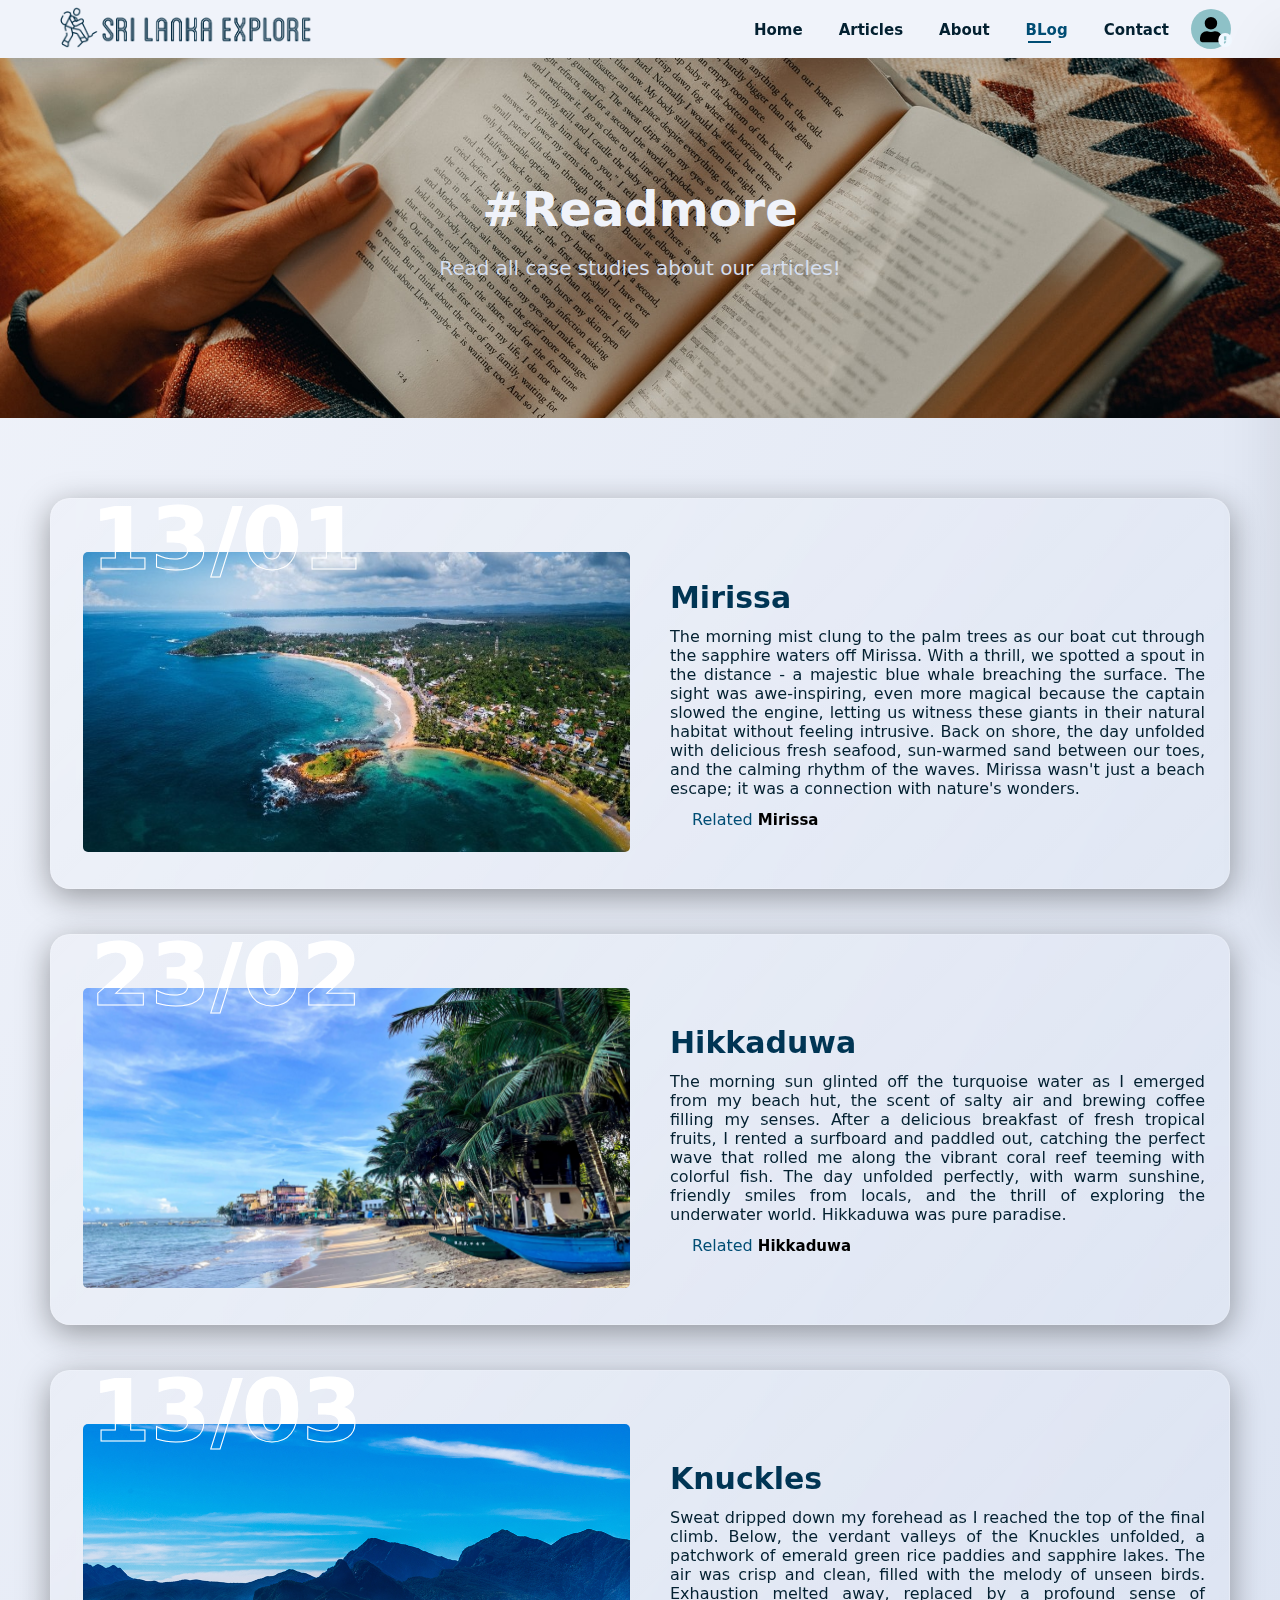
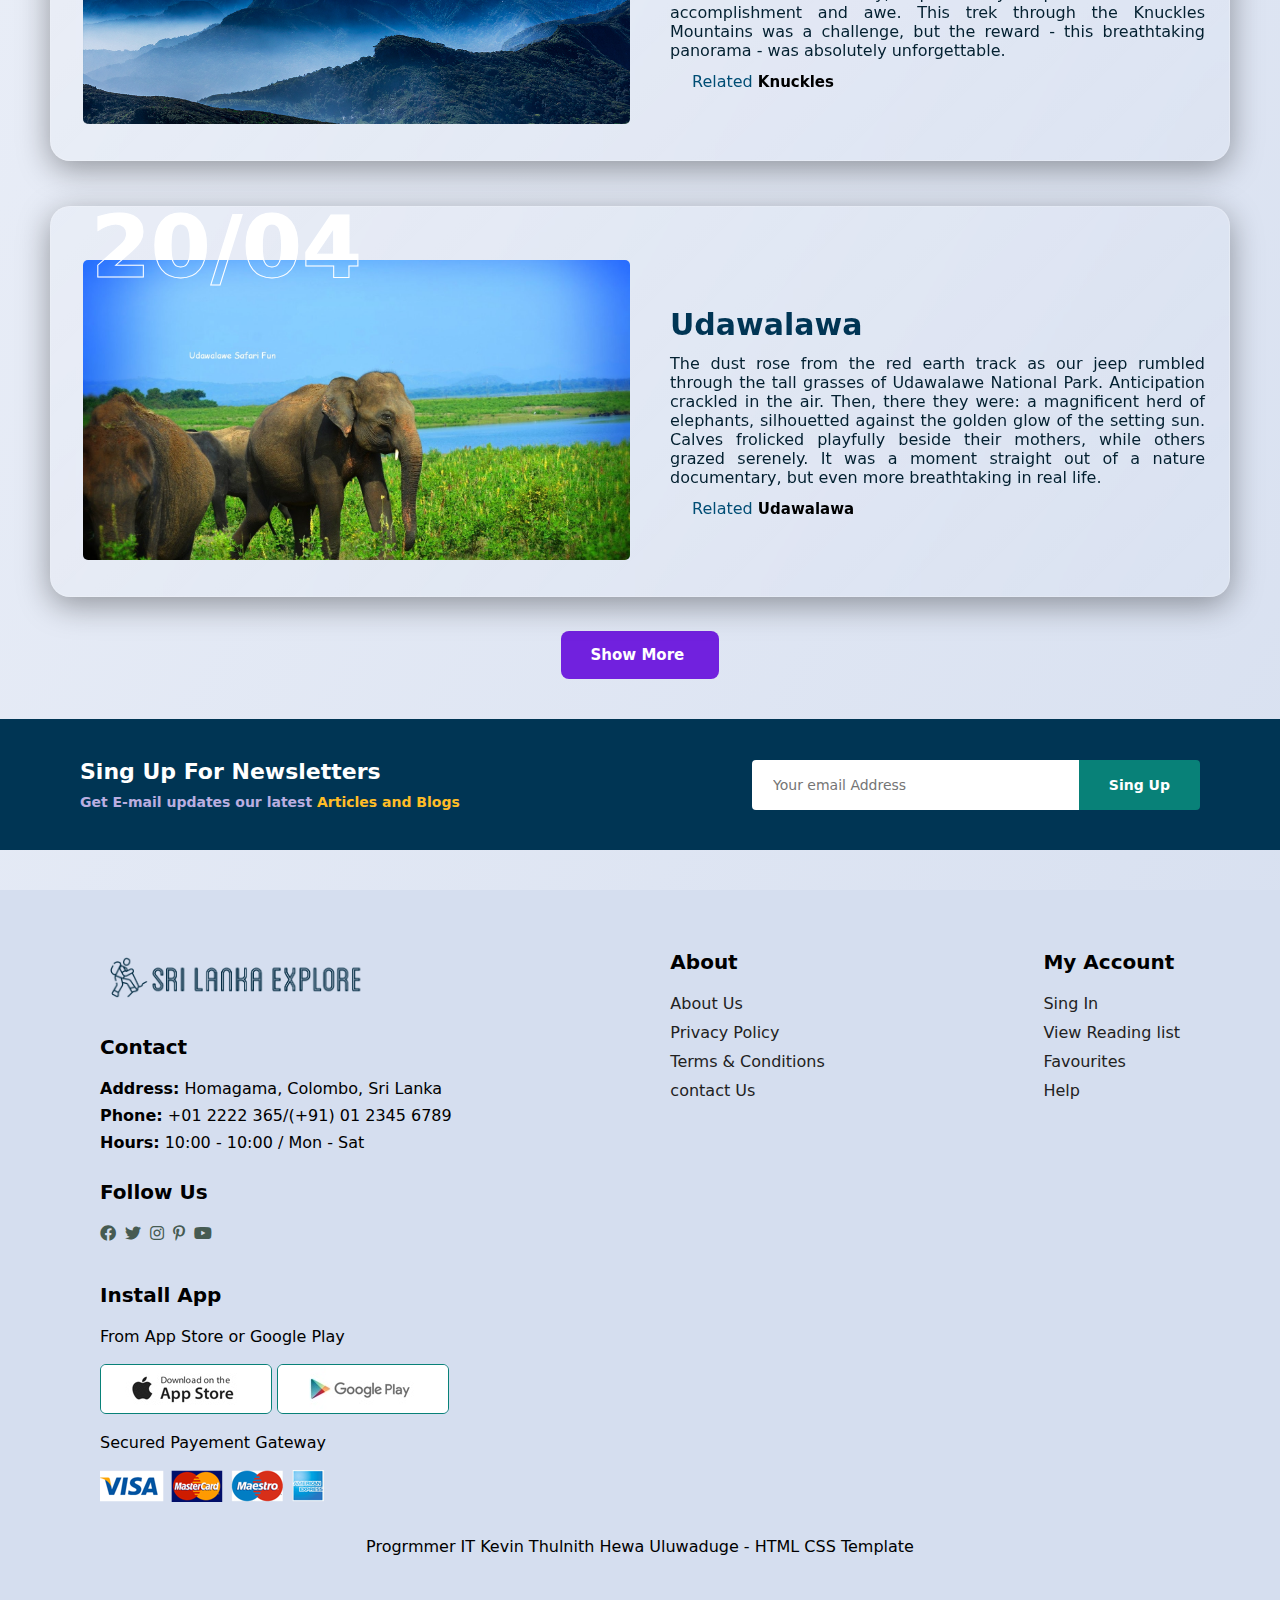
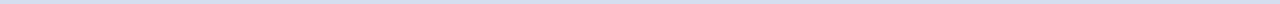
<file: BLog.html>
<!DOCTYPE html>
<html lang="en">
  <head>
    <meta charset="UTF-8" />
    <meta name="viewport" content="width=device-width, initial-scale=1.0" />
    <link
      rel="icon"
      type="image/x-icon"
      href="jello0.png"
      media="(prefers-color-scheme: light)"
    />
    <link
      rel="icon"
      type="image/x-icon"
      href="jello1%20(1).png"
      media="(prefers-color-scheme: dark)"
    />
    <title>Sri Lanka Explore - Blog</title>
    <link
      rel="stylesheet"
      href="https://pro.fontawesome.com/releases/v5.10.0/css/all.css"
    />
    <link rel="stylesheet" href="home.css" />
    <link rel="stylesheet" href="contact.css" />
    <link rel="stylesheet" href="blog.css" />
  </head>
  <body>
    <nav>
      <a href="#"><img src="jello2.png" alt="logo" class="logo" /></a>
      <div>
        <ul id="navbar">
          <li><a href="index.html">Home</a></li>
          <li><a href="Articles.html">Articles</a></li>
          <li><a href="About.html">About</a></li>
          <li><a href="BLog.html" class="active">BLog</a></li>
          <li><a href="Contact.html">Contact</a></li>
          <li class="user" id="user">
            <div class="circle"></div>
            <i class="fa fa-user"></i>
            <i class="fa fa-exclamation-circle"></i>
          </li>
          <a href="#" id="close"><i class="far fa-times"></i></a>
        </ul>
        <div id="userbar">
          <li><a href="#">Sing Up</a></li>
          <li><a href="#">Login</a></li>
          <a href="#" id="asd"><i class="far fa-times"></i></a>
        </div>
      </div>
      <div class="show">
        <div class="user2" id="user2">
          <div class="circle"></div>
          <i class="fa fa-user"></i>
          <i class="fa fa-exclamation-circle"></i>
        </div>
        <i id="bar" class="fas fa-outdent"></i>
      </div>
    </nav>

    <section id="page-headder">
      <h2>#Readmore</h2>
      <p>Read all case studies about our articles!</p>
    </section>

    <div id="blog">
      <div class="blog-box">
        <div class="blog-image">
          <img src="beach.jpg" alt="" />
        </div>
        <div class="blog-details">
          <h4>Mirissa</h4>
          <p>
            The morning mist clung to the palm trees as our boat cut through the
            sapphire waters off Mirissa. With a thrill, we spotted a spout in
            the distance - a majestic blue whale breaching the surface. The
            sight was awe-inspiring, even more magical because the captain
            slowed the engine, letting us witness these giants in their natural
            habitat without feeling intrusive. Back on shore, the day unfolded
            with delicious fresh seafood, sun-warmed sand between our toes, and
            the calming rhythm of the waves. Mirissa wasn't just a beach escape;
            it was a connection with nature's wonders.
          </p>
          <h5>Related <a href="#">Mirissa</a></h5>
        </div>
        <h3>13/01</h3>
        <h3 class="trspnt">13/01</h3>
      </div>

      <div class="blog-box">
        <div class="blog-image">
          <img src="places/hikkaduwa.jpeg" alt="" />
        </div>
        <div class="blog-details">
          <h4>Hikkaduwa</h4>
          <p>
            The morning sun glinted off the turquoise water as I emerged from my
            beach hut, the scent of salty air and brewing coffee filling my
            senses. After a delicious breakfast of fresh tropical fruits, I
            rented a surfboard and paddled out, catching the perfect wave that
            rolled me along the vibrant coral reef teeming with colorful fish.
            The day unfolded perfectly, with warm sunshine, friendly smiles from
            locals, and the thrill of exploring the underwater world. Hikkaduwa
            was pure paradise.
          </p>
          <h5>Related <a href="#">Hikkaduwa</a></h5>
        </div>
        <h3>23/02</h3>
        <h3 class="trspnt">23/02</h3>
      </div>

      <div class="blog-box">
        <div class="blog-image">
          <img src="places/knuckles.jpg" alt="" />
        </div>
        <div class="blog-details">
          <h4>Knuckles</h4>
          <p>
            Sweat dripped down my forehead as I reached the top of the final
            climb. Below, the verdant valleys of the Knuckles unfolded, a
            patchwork of emerald green rice paddies and sapphire lakes. The air
            was crisp and clean, filled with the melody of unseen birds.
            Exhaustion melted away, replaced by a profound sense of
            accomplishment and awe. This trek through the Knuckles Mountains was
            a challenge, but the reward - this breathtaking panorama - was
            absolutely unforgettable.
          </p>
          <h5>Related <a href="#">Knuckles</a></h5>
        </div>
        <h3>13/03</h3>
        <h3 class="trspnt">13/03</h3>
      </div>

      <div class="blog-box">
        <div class="blog-image">
          <img src="places/udawalawa.jpg" alt="" />
        </div>
        <div class="blog-details">
          <h4>Udawalawa</h4>
          <p>
            The dust rose from the red earth track as our jeep rumbled through
            the tall grasses of Udawalawe National Park. Anticipation crackled
            in the air. Then, there they were: a magnificent herd of elephants,
            silhouetted against the golden glow of the setting sun. Calves
            frolicked playfully beside their mothers, while others grazed
            serenely. It was a moment straight out of a nature documentary, but
            even more breathtaking in real life.
          </p>
          <h5>Related <a href="#">Udawalawa</a></h5>
        </div>
        <h3>20/04</h3>
        <h3 class="trspnt">20/04</h3>
      </div>

      <button>
        Show More <i class="fa fa-long-arrow-down" aria-hidden="true"></i>
      </button>
    </div>

    <section id="newslatter">
      <div class="newstext">
        <h4>Sing Up For Newsletters</h4>
        <p>Get E-mail updates our latest <span>Articles and Blogs</span></p>
      </div>
      <div class="form">
        <input type="text" placeholder="Your email Address" />
        <button>Sing Up</button>
      </div>
    </section>

    <footer>
      <div class="col">
        <img src="jello2.png" class="logo" />
        <h4>Contact</h4>
        <p><strong>Address:</strong> Homagama, Colombo, Sri Lanka</p>
        <p><strong>Phone:</strong> +01 2222 365/(+91) 01 2345 6789</p>
        <p><strong>Hours:</strong> 10:00 - 10:00 / Mon - Sat</p>
        <div class="follow">
          <h4>Follow Us</h4>
          <div class="icon">
            <i class="fab fa-facebook"></i>
            <i class="fab fa-twitter"></i>
            <i class="fab fa-instagram"></i>
            <i class="fab fa-pinterest-p"></i>
            <i class="fab fa-youtube"></i>
          </div>
        </div>
      </div>

      <div class="col">
        <h4>About</h4>
        <a href="#">About Us</a>
        <a href="#">Privacy Policy</a>
        <a href="#">Terms & Conditions</a>
        <a href="#">contact Us</a>
      </div>

      <div class="col">
        <h4>My Account</h4>
        <a href="#">Sing In</a>
        <a href="#">View Reading list</a>
        <a href="#">Favourites</a>
        <a href="#">Help</a>
      </div>

      <div class="col install">
        <h4>Install App</h4>
        <p>From App Store or Google Play</p>
        <div class="row">
          <img src="Pay/app.jpg" />
          <img src="Pay/play.jpg" />
        </div>
        <p>Secured Payement Gateway</p>
        <img src="Pay/pay.png" />
      </div>

      <div class="copy-right">
        <p>Progrmmer IT Kevin Thulnith Hewa Uluwaduge - HTML CSS Template</p>
      </div>
    </footer>

    <script src="home.js"></script>
  </body>
</html>
</file>
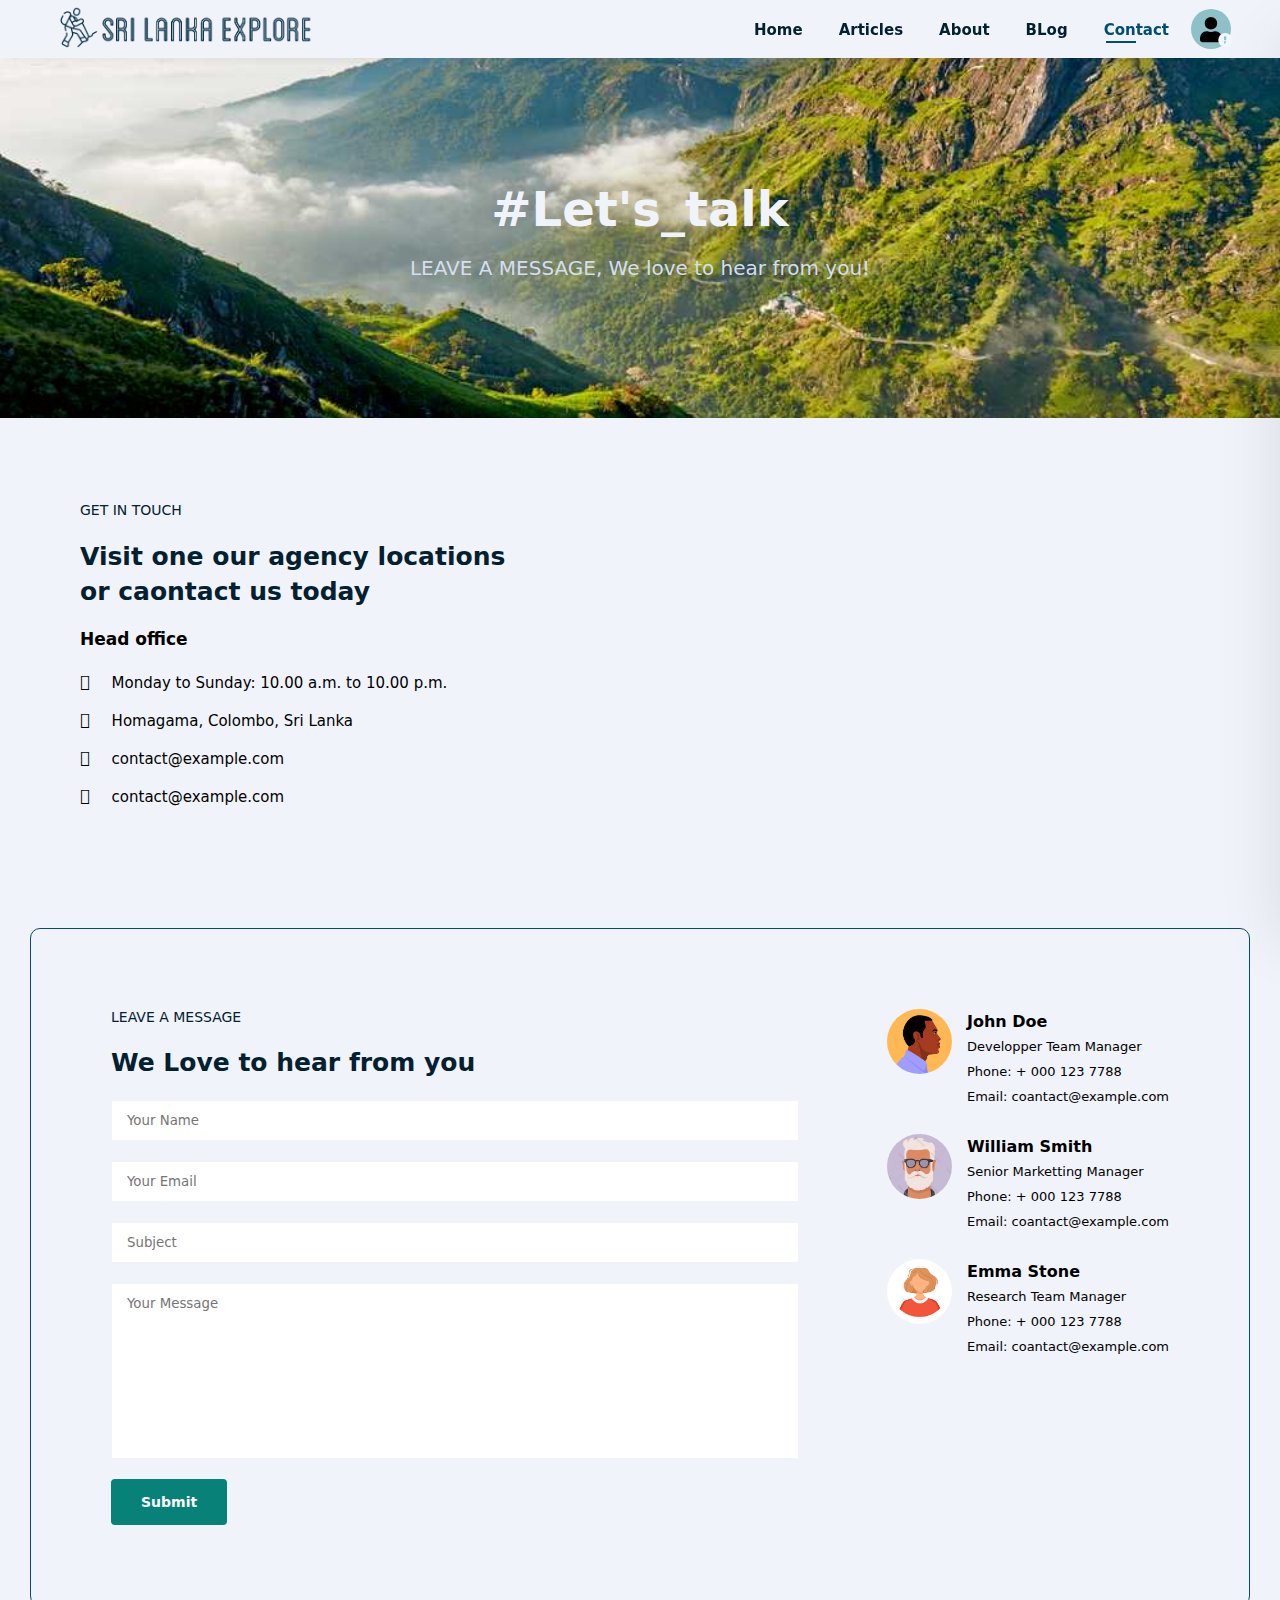
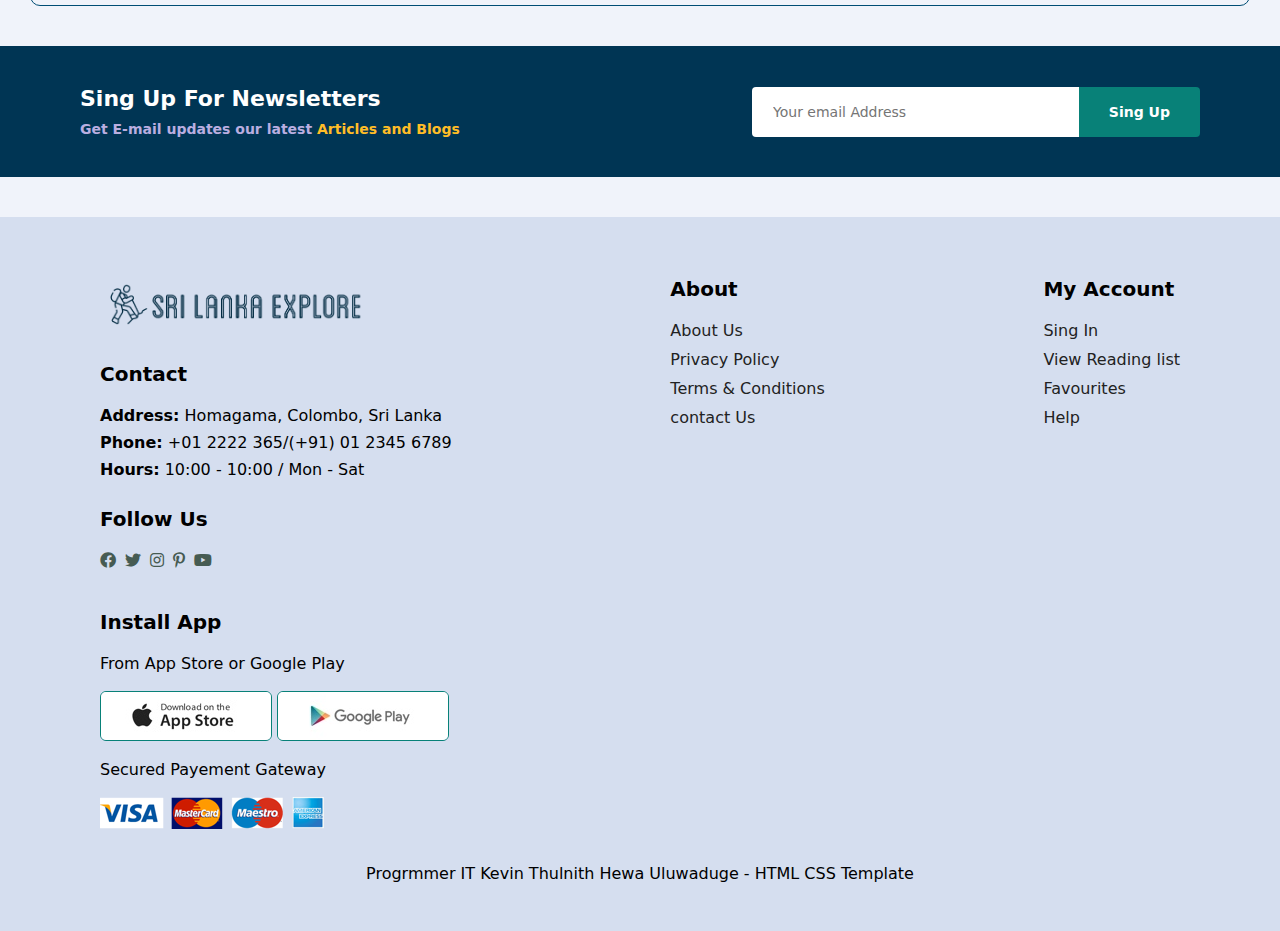
<file: Contact.html>
<!DOCTYPE html>
<html lang="en">
  <head>
    <meta charset="UTF-8" />
    <meta name="viewport" content="width=device-width, initial-scale=1.0" />
    <link
      rel="icon"
      type="image/x-icon"
      href="jello0.png"
      media="(prefers-color-scheme: light)"
    />
    <link
      rel="icon"
      type="image/x-icon"
      href="jello1%20(1).png"
      media="(prefers-color-scheme: dark)"
    />
    <title>Sri Lanka Explore - Contact</title>
    <link
      rel="stylesheet"
      href="https://pro.fontawesome.com/releases/v5.10.0/css/all.css"
    />
    <link rel="stylesheet" href="home.css" />
    <link rel="stylesheet" href="contact.css" />
  </head>
  <body>
    <nav>
      <a href="#"><img src="jello2.png" alt="logo" class="logo" /></a>
      <div>
        <ul id="navbar">
          <li><a href="index.html">Home</a></li>
          <li><a href="Articles.html">Articles</a></li>
          <li><a href="About.html">About</a></li>
          <li><a href="BLog.html">BLog</a></li>
          <li><a href="Contact.html" class="active">Contact</a></li>
          <li class="user" id="user">
            <div class="circle"></div>
            <i class="fa fa-user"></i>
            <i class="fa fa-exclamation-circle"></i>
          </li>
          <a href="#" id="close"><i class="far fa-times"></i></a>
        </ul>
        <div id="userbar">
          <li><a href="#">Sing Up</a></li>
          <li><a href="#">Login</a></li>
          <a href="#" id="asd"><i class="far fa-times"></i></a>
        </div>
      </div>
      <div class="show">
        <div class="user2" id="user2">
          <div class="circle"></div>
          <i class="fa fa-user"></i>
          <i class="fa fa-exclamation-circle"></i>
        </div>
        <i id="bar" class="fas fa-outdent"></i>
      </div>
    </nav>

    <section id="page-headder">
      <h2>#Let's_talk</h2>
      <p>LEAVE A MESSAGE, We love to hear from you!</p>
    </section>

    <section id="contact-deatails">
      <div class="details">
        <span>GET IN TOUCH</span>
        <h2>Visit one our agency locations or caontact us today</h2>
        <h3>Head office</h3>
        <div>
          <li>
            <i class="fal fa-clock"></i>
            <p>Monday to Sunday: 10.00 a.m. to 10.00 p.m.</p>
          </li>
          <li>
            <i class="fal fa-map"></i>
            <p>Homagama, Colombo, Sri Lanka</p>
          </li>
          <li>
            <i class="fal fa-phone-alt"></i>
            <p>contact@example.com</p>
          </li>
          <li>
            <i class="fal fa-envelope"></i>
            <p>contact@example.com</p>
          </li>
        </div>
      </div>

      <div class="map">
        <iframe
          src="https://www.google.com/maps/embed?pb=!1m18!1m12!1m3!1d3960.694078202713!2d79.85571511098455!3d6.927123393043763!2m3!1f0!2f0!3f0!3m2!1i1024!2i768!4f13.1!3m3!1m2!1s0x3ae259112f739d89%3A0x353284d829a3d901!2sColombo%20Lotus%20Tower%2C%20AC6%2C%20Colombo%2001000!5e0!3m2!1sen!2slk!4v1710707999872!5m2!1sen!2slk"
          width="600"
          height="450"
          style="border: 0"
          allowfullscreen=""
          loading="lazy"
          referrerpolicy="no-referrer-when-downgrade"
        ></iframe>
      </div>
    </section>

    <section id="form-details">
      <form action="">
        <span>LEAVE A MESSAGE</span>
        <h2>We Love to hear from you</h2>
        <input type="text" placeholder="Your Name" />
        <input type="text" placeholder="Your Email" />
        <input type="text" placeholder="Subject" />
        <textarea cols="30" rows="10" placeholder="Your Message"></textarea>
        <button>Submit</button>
      </form>

      <div class="people">
        <div>
          <img src="people/guy.jpeg" />
          <p>
            <span>John Doe</span>Developper Team Manager <br />Phone: + 000 123
            7788 <br />Email: coantact@example.com
          </p>
        </div>
        <div>
          <img src="people/cool.jpeg" />
          <p>
            <span>William Smith</span>Senior Marketting Manager <br />Phone: +
            000 123 7788 <br />Email: coantact@example.com
          </p>
        </div>
        <div>
          <img src="people/lady.jpeg" />
          <p>
            <span>Emma Stone</span>Research Team Manager <br />Phone: + 000 123
            7788 <br />Email: coantact@example.com
          </p>
        </div>
      </div>
    </section>

    <section id="newslatter">
      <div class="newstext">
        <h4>Sing Up For Newsletters</h4>
        <p>Get E-mail updates our latest <span>Articles and Blogs</span></p>
      </div>
      <div class="form">
        <input type="text" placeholder="Your email Address" />
        <button>Sing Up</button>
      </div>
    </section>

    <footer>
      <div class="col">
        <img src="jello2.png" class="logo" />
        <h4>Contact</h4>
        <p><strong>Address:</strong> Homagama, Colombo, Sri Lanka</p>
        <p><strong>Phone:</strong> +01 2222 365/(+91) 01 2345 6789</p>
        <p><strong>Hours:</strong> 10:00 - 10:00 / Mon - Sat</p>
        <div class="follow">
          <h4>Follow Us</h4>
          <div class="icon">
            <i class="fab fa-facebook"></i>
            <i class="fab fa-twitter"></i>
            <i class="fab fa-instagram"></i>
            <i class="fab fa-pinterest-p"></i>
            <i class="fab fa-youtube"></i>
          </div>
        </div>
      </div>

      <div class="col">
        <h4>About</h4>
        <a href="#">About Us</a>
        <a href="#">Privacy Policy</a>
        <a href="#">Terms & Conditions</a>
        <a href="#">contact Us</a>
      </div>

      <div class="col">
        <h4>My Account</h4>
        <a href="#">Sing In</a>
        <a href="#">View Reading list</a>
        <a href="#">Favourites</a>
        <a href="#">Help</a>
      </div>

      <div class="col install">
        <h4>Install App</h4>
        <p>From App Store or Google Play</p>
        <div class="row">
          <img src="Pay/app.jpg" />
          <img src="Pay/play.jpg" />
        </div>
        <p>Secured Payement Gateway</p>
        <img src="Pay/pay.png" />
      </div>

      <div class="copy-right">
        <p>Progrmmer IT Kevin Thulnith Hewa Uluwaduge - HTML CSS Template</p>
      </div>
    </footer>
    <script src="home.js"></script>
  </body>
</html>
</file>
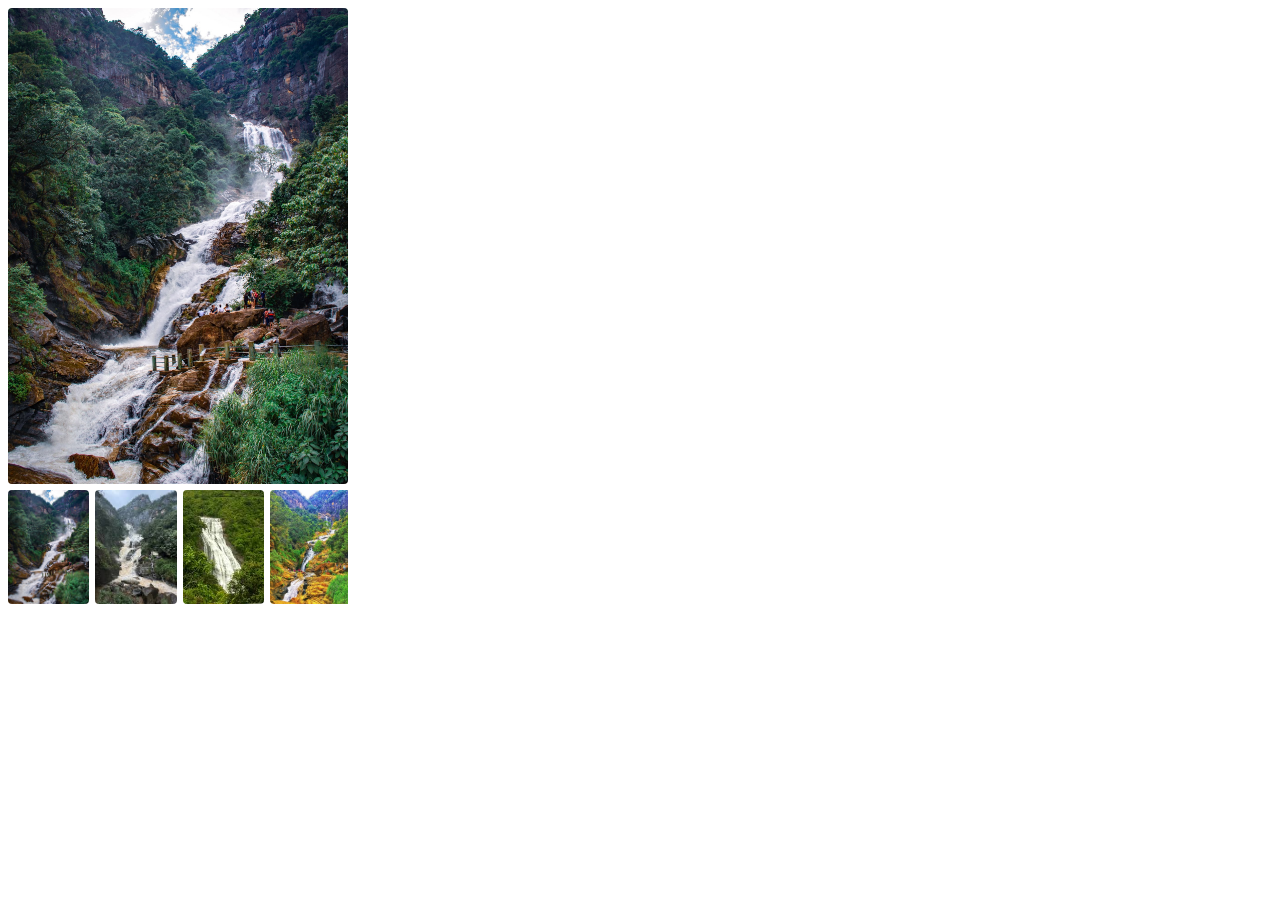
<file: test.html>
<!DOCTYPE html>
<html lang="en">
  <head>
    <meta charset="UTF-8" />
    <meta name="viewport" content="width=device-width, initial-scale=1.0" />
    <title>Document</title>
    <style>
      .images {
        width: 340px;
        position: relative;
      }
      .images #main-img {
        aspect-ratio: 5/7;
        object-fit: cover;
        border-radius: 4px;
      }
      .images .image-group {
        display: flex;
        gap: 6px;
        overflow-x: scroll;
        margin-top: 2px;
      }
      .images .image-group .small-image {
        cursor: pointer;
        width: 81.3px;
        aspect-ratio: 5/7;
        object-fit: cover;
        border-radius: 4px;
      }
      .images .image-group::-webkit-scrollbar {
        width: 0;
      }
    </style>
  </head>
  <body>
    <div class="images">
      <img src="ravanaFalls/pic1.jpg" width="100%" id="main-img" />
      <div class="image-group">
        <div class="small-image">
          <img src="ravanaFalls/pic1.jpg" width="100%" class="small-image" />
        </div>
        <div class="small-image">
          <img src="ravanaFalls/pic2.jpeg" width="100%" class="small-image" />
        </div>
        <div class="small-image">
          <img src="ravanaFalls/pic3.jpeg" width="100%" class="small-image" />
        </div>
        <div class="small-image">
          <img src="ravanaFalls/pic4.jpg" width="100%" class="small-image" />
        </div>
        <div class="small-image" id="last">
          <img src="ravanaFalls/pic5.jpg" width="100%" class="small-image" />
        </div>
      </div>
      <a href="#last"><i class="fa fa-caret-right"></i></a>
    </div>
    <script>
      let mimg = document.querySelector("#main-img");
      let imgs = document.querySelectorAll(".small-image");
      imgs.forEach((img) => {
        img.addEventListener("click", () => {
          mimg.src = img.src;
        });
      });
    </script>
  </body>
</html>
</file>
<file: home.css>
* {
  margin: 0;
  padding: 0;
  box-sizing: border-box;
  font-family: "system-ui";
}
:root {
  --color1: #f0f3fa;
  --color2: #d5deef;
  --color3: #b1c9ef;
  --color4: #baaee0;
  --color5: #638ec8;
  --color6: #395886;
  --color7: #032030;
  --color8: #022b42;
  --color9: #003554;
  --color10: #004d74;
  --color11: #006494;
  --color12: #006da4;
}
body {
  width: 100%;
  scroll-behavior: smooth;
  background: var(--color1);
}
body::-webkit-scrollbar {
  width: 0;
}

.logo {
  height: 55px;
}
/*navigation bar*/
nav {
  top: 0;
  left: 0;
  z-index: 990;
  display: flex;
  max-height: 58px;
  position: sticky;
  padding: 6px 50px;
  align-items: center;
  background: var(--color1);
  justify-content: space-between;
  box-shadow: 0 5px 15px rgba(0, 0, 0, 0.06);
}
nav div ul {
  width: 100%;
  display: flex;
  align-items: center;
  justify-content: center;
}
nav div ul li {
  padding: 0 18px;
  list-style: none;
  position: relative;
}
nav div ul li a {
  font-size: 15px;
  font-weight: 600;
  color: var(--color7);
  text-decoration: none;
  transition: 0.5s ease;
}
nav div ul li a:hover,
nav div ul li a.active {
  color: var(--color10);
}
nav div ul li a:hover::after,
nav div ul li a.active::after {
  left: 20px;
  width: 30%;
  content: "";
  height: 2px;
  bottom: -4px;
  position: absolute;
  background: var(--color10);
}
.show,
#close {
  display: none;
}
/*header*/
header {
  width: 100%;
  height: 90vh;
  display: flex;
  padding: 0 80px;
  flex-direction: column;
  background-size: cover;
  align-items: flex-start;
  justify-content: center;
  background-position: top 25% right 0;
  background-image: url("pexels-photo-2937148.jpeg");
}
header h1 {
  font-size: 50px;
  line-height: 84px;
  color: var(--color1);
}
header h2 {
  font-size: 46px;
  line-height: 74px;
  color: var(--color1);
}
header p {
  font-size: 16px;
  margin-top: 10px;
  font-weight: 500;
  color: var(--color2);
}
header button {
  outline: none;
  cursor: pointer;
  font-size: 14px;
  margin-top: 15px;
  font-weight: 600;
  border-radius: 5px;
  padding: 10px 20px;
  color: var(--color1);
  transition: 0.2s ease;
  background: transparent;
  border: 2px solid var(--color1);
}
header button:hover {
  color: #222;
  background: var(--color1);
}
/*footer*/
footer {
  padding: 40px 80px;
  display: flex;
  flex-wrap: wrap;
  justify-content: space-between;
  background: var(--color2);
}
footer .col {
  display: flex;
  flex-direction: column;
  align-items: flex-start;
  margin: 20px;
}
footer .logo {
  margin-bottom: 30px;
}
footer h4 {
  font-size: 20px;
  padding-bottom: 20px;
}
footer p {
  font-size: 16px;
  margin: 0 0 8px 0;
}
footer a {
  font-size: 16px;
  text-decoration: none;
  color: #222;
  margin-bottom: 10px;
}
footer .follow {
  margin-top: 20px;
}
footer .follow i {
  color: #465b52;
  padding-right: 4px;
  cursor: pointer;
}
footer .install .row img {
  border: 1px solid #088178;
  border-radius: 6px;
}
footer .install img {
  margin: 10px 0 15px 0;
}
footer .follow i:hover,
footer a:hover {
  color: #088178;
}
footer .copy-right {
  width: 100%;
  text-align: center;
}
/*news letter*/
#newslatter {
  display: flex;
  justify-content: space-between;
  flex-wrap: wrap;
  align-items: center;
  background-repeat: no-repeat;
  background-position: 20% 30%;
  background-color: var(--color9);
  padding: 40px 80px;
  margin: 40px 0;
}
#newslatter h4 {
  font-size: 22px;
  font-weight: 700;
  color: #fff;
}
#newslatter p {
  margin-top: 10px;
  font-size: 14px;
  font-weight: 600;
  color: var(--color4);
}
#newslatter p span {
  color: #ffbd27;
}
#newslatter .form {
  display: flex;
  width: 40%;
}
#newslatter input {
  height: 3.125rem;
  padding: 0 1.25rem;
  font-size: 14px;
  width: 100%;
  border: 1px solid transparent;
  border-radius: 4px;
  outline: none;
  border-top-right-radius: 0;
  border-bottom-right-radius: 0;
}
#newslatter button {
  font-size: 14px;
  font-weight: 600;
  padding: 15px 30px;
  color: #000;
  background: #fff;
  border-radius: 0px 4px 4px 0px;
  cursor: pointer;
  border: none;
  outline: none;
  transition: 0.2s ease;
  background-color: #088178;
  color: #fff;
  white-space: nowrap;
}
/*banner*/
#sm-baner {
  padding: 40px 80px;
  display: flex;
  justify-content: space-between;
  flex-wrap: wrap;
}
#sm-baner .banner-box {
  display: flex;
  flex-direction: column;
  justify-content: center;
  align-items: center;
  text-align: center;
  background-image: url("jungle.jpg");
  min-width: 580px;
  height: 50vh;
  background-size: cover;
  background-position: center;
  align-items: flex-start;
  padding: 30px;
}
#sm-baner .banner-box2 {
  background-image: url("beach.jpg");
}
#sm-baner h4 {
  color: var(--color2);
  font-size: 20px;
  font-weight: 400;
  line-height: 60px;
}
#sm-baner span {
  color: #fff;
  font-size: 14px;
  font-weight: 500;
  padding-bottom: 15px;
}
button.white {
  font-size: 13px;
  font-weight: 600;
  padding: 11px 18px;
  color: #fff;
  background: transparent;
  border-radius: 4px;
  cursor: pointer;
  border: 1px solid #fff;
  outline: none;
  transition: 0.2s ease;
}
#sm-baner .banner-box:hover button {
  background: #088178;
  border: 1px solid #088178;
}
#banner3 {
  display: flex;
  justify-content: space-between;
  flex-wrap: wrap;
  padding: 0 80px;
}
#banner3 .banner-box {
  display: flex;
  flex-direction: column;
  justify-content: center;
  align-items: flex-start;
  background-image: url("mountain.png");
  min-width: 30%;
  height: 30vh;
  background-size: cover;
  background-position: center;
  padding: 20px;
  margin-bottom: 20px;
}
#banner3 .banner-box:nth-child(2) {
  background-image: url("waterfall.jpg");
}
#banner3 .banner-box:nth-child(3) {
  background-image: url("lake.jpg");
}
#banner3 h2 {
  color: #fff;
  font-weight: 900;
  font-size: 22px;
}
#banner3 h3 {
  color: var(--color2);
  font-weight: 800;
  font-size: 15px;
}
/*messsage*/
.mssg {
  text-align: center;
  margin: 40px 0;
}
.mssg h1 {
  font-size: 54px;
  line-height: 84px;
  color: var(--color10);
  margin-bottom: 23px;
}
.mssg p {
  font-size: 20px;
  margin-top: 10px;
  font-weight: 500;
  color: var(--color12);
}
/*flist*/
.flist {
  padding: 40px 50px;
  text-align: center;
}
.flist h2 {
  font-size: 50px;
  line-height: 84px;
  color: var(--color12);
  margin-bottom: 23px;
}
.flist .container {
  display: inline-flex;
  justify-content: space-between;
  padding-top: 20px;
  flex-wrap: wrap;
}
.flist .container .item {
  width: 23px;
  min-width: 250px;
  padding: 10px 12px;
  border: 1px solid #cce7d0;
  border-radius: 25px;
  cursor: pointer;
  box-shadow: 20px 20px 30px rgba(0, 0, 0, 0.05);
  margin: 15px 20px;
  transition: all 0.2s ease;
  position: relative;
  background: var(--color2);
}
.flist .container .item:hover {
  box-shadow: 20px 20px 30px rgba(0, 0, 0, 0.09);
}
.flist .container .item h3 {
  color: var(--color9);
}
.flist .container .item span {
  color: var(--color10);
  font-weight: 500;
  line-height: 30px;
}
.flist .container .item .stt {
  display: inline-flex;
  flex-wrap: wrap;
  gap: 12px;
}
.flist .container .item .stt .hrts {
  color: red;
}
.flist .container .item .stt .eye {
  color: var(--color11);
}
.flist .container .item .picture {
  min-width: 10px;
  min-height: 10px;
  aspect-ratio: 3/4;
  border-radius: 10px;
  background-size: cover;
  background-position: center;
  margin-bottom: 14px;
}
/*message*/
.message {
  margin: 0;
  padding: 30px 0;
  background: linear-gradient(90deg, var(--color2), #5136c6, var(--color2));
}
.message h1 {
  color: var(--color1);
  font-size: 60px;
  margin: 1px 1px;
}
.message p {
  color: var(--color1);
}
.message button {
  outline: none;
  cursor: pointer;
  font-size: 14px;
  margin-top: 19px;
  font-weight: 600;
  border-radius: 5px;
  padding: 10px 20px;
  color: var(--color1);
  transition: 0.2s ease;
  background: transparent;
  border: 2px solid var(--color1);
}
.message button:hover {
  color: #5136c6;
  background: var(--color1);
}
/*user*/
.user {
  margin-left: -14px;
  margin-right: -20px;
  font-size: 25px;
  display: flex;
  align-items: center;
  position: relative;
  cursor: pointer;
}
.user .circle {
  background: #8ec1c7;
  aspect-ratio: 1;
  border-radius: 50%;
  min-height: 40px;
  margin-right: -31px;
}
.user i[class="fa fa-exclamation-circle"] {
  font-size: 14px;
  color: aliceblue;
  margin: 0 0 -22px -4px;
}
/*userbar*/
nav div #userbar {
  display: flex;
  flex-direction: column;
  align-items: flex-start;
  justify-content: flex-start;
  position: fixed;
  top: 0;
  right: -420px;
  height: 100vh;
  width: 420px;
  background-color: var(--color1);
  box-shadow: 0 40px 60px rgba(0, 0, 0, 0.1);
  padding: 80px 0 0 10px;
  transition: 0.3s ease;
  z-index: 999;
}
nav div #userbar li {
  padding: 0 18px;
  list-style: none;
  position: relative;
  margin-bottom: 25px;
}
nav div #userbar li a {
  font-size: 15px;
  font-weight: 600;
  color: var(--color7);
  text-decoration: none;
  transition: 0.2s ease;
}
nav div #userbar li a i {
  font-size: 18px;
}
nav div #userbar li a:hover,
nav div #userbar li a.active {
  color: var(--color6);
}
nav div #userbar #asd {
  position: absolute;
  top: 30px;
  left: 30px;
  color: var(--color8);
  font-size: 24px;
}
nav div #userbar.active {
  right: 0;
}
/**/
@media (max-width: 799px) {
  #sm-baner,
  #newslatter,
  footer {
    padding: 40px;
  }
  .user {
    display: none;
  }
  nav div ul {
    display: flex;
    flex-direction: column;
    align-items: flex-start;
    justify-content: flex-start;
    position: fixed;
    top: 0;
    right: -300px;
    height: 100vh;
    width: 300px;
    background-color: var(--color1);
    box-shadow: 0 40px 60px rgba(0, 0, 0, 0.1);
    padding: 80px 0 0 10px;
    transition: 0.3s ease;
    z-index: 999;
  }
  nav div ul.active {
    right: 0;
  }
  nav div ul li {
    margin-bottom: 25px;
  }
  .show {
    display: flex;
    align-items: center;
    column-gap: 6px;
  }
  .show i {
    color: var(--color7);
    font-size: 25px;
    padding-left: 20px;
  }
  #close {
    display: initial;
    position: absolute;
    top: 30px;
    left: 30px;
    color: var(--color8);
    font-size: 24px;
  }
  header {
    height: 70vh;
    padding: 0 80px;
    background-position: top 30% right 30%;
  }
  .flist .container {
    justify-content: center;
  }
  .flist .container .item {
    margin: 15px;
  }
  #sm-baner .banner-box {
    min-width: 100%;
    height: 30vh;
  }
  #sm-baner .banner-box:first-child {
    margin-bottom: 40px;
  }
  #banner3 {
    padding: 0 40px;
  }
  #banner3 .banner-box {
    width: 28%;
  }
  #newslatter .form {
    margin-top: 23px;
    width: 70%;
  }
  /*use2*/
  .user2 {
    font-size: 25px;
    display: flex;
    align-items: center;
    position: relative;
    cursor: pointer;
  }
  .user2 .circle {
    background: #8ec1c7;
    aspect-ratio: 1;
    border-radius: 50%;
    min-height: 40px;
    margin-right: -51px;
  }
  .user2 i[class="fa fa-exclamation-circle"] {
    font-size: 14px;
    color: aliceblue;
    position: absolute;
    bottom: 2px;
    right: -10px;
  }
  /*userbar*/
  nav div #userbar {
    width: 300px;
  }
}
@media (max-width: 477px) {
  .show {
    column-gap: 2px;
  }
  nav {
    padding: 10px 15px;
  }
  nav div ul li {
    margin-bottom: 16px;
  }
  header {
    padding: 0 20px;
    background-position: 55%;
  }
  header h1 {
    font-size: 38px;
    line-height: 17px;
  }
  header h2 {
    font-size: 32px;
  }
  header p {
    margin-top: -3px;
  }
  .mssg h1,
  .flist h2 {
    font-size: 38px;
  }
  .mssg p {
    font-size: 18px;
  }
  #sm-baner,
  #newslatter,
  footer {
    padding: 20px;
  }
  .flist {
    padding: 10px;
  }
  .flist .container .item {
    width: 100%;
  }
  #sm-baner .banner-box {
    height: 40vh;
  }
  #sm-baner .banner-box2 {
    margin-top: 20px;
  }
  #banner3 {
    padding: 0 20px;
  }
  #banner3 .banner-box {
    width: 100%;
  }
  #newslatter .form {
    width: 100%;
  }
  #newslatter {
    padding: 40px 20px;
  }
  footer .copy-right {
    text-align: start;
  }
}
</file>
<file: contact.css>
#page-headder {
  width: 100%;
  height: 40vh;
  display: flex;
  text-align: center;
  flex-direction: column;
  background-size: cover;
  justify-content: center;
  background-position: 52%;
  background-image: url("mountain.png");
}
#page-headder p {
  font-size: 20px;
  margin: 15px 0 20px 0;
  font-weight: 500;    
  color: var(--color2);
}
#page-headder h2 {
  color: var(--color1);
  font-size: 48px;
  line-height: 64px;
}
#contact-deatails {
  display: flex;
  align-items: center;
  justify-content: space-between;
  padding: 40px 80px;
}
#contact-deatails .details {
  width: 40%;
}
#form-details form span,
#contact-deatails .details span {
  font-size: 14px;
  color: var(--color7);
}
#form-details form h2,
#contact-deatails .details h2 {
  font-size: 25px;
  line-height: 35px;
  padding: 20px 0;
  color: var(--color7);
}
#contact-deatails .details h3 {
  font-size: 17px;
  padding-bottom: 15px;
}
#contact-deatails .details li {
  display: flex;
  list-style: none;
  padding: 10px 0;
}
#contact-deatails .details li i {
  font-size: 16px;
  padding-right: 22px;
}
#contact-deatails .details li p {
  margin: 0;
  font-size: 15px;
}
#contact-deatails .map {
  width: 55%;
  height: 400px;
}
#contact-deatails .map iframe {
  width: 100%;
  height: 100%;
}
#form-details {
  display: flex;
  justify-content: space-between;
  margin: 30px;
  padding: 80px;
  border: 1px solid var(--color10);
  border-radius: 10px;
}
#form-details button {
  border: none;
  outline: none;
  color: #fff;
  font-size: 14px;
  cursor: pointer;
  font-weight: 600;
  padding: 15px 30px;
  border-radius: 4px;
  transition: 0.2s ease;
  background-color: #088178;
}
#form-details form {
  width: 65%;
  display: flex;
  flex-direction: column;
  align-items: flex-start;
}
#form-details form textarea,
#form-details form input {
  width: 100%;
  padding: 12px 15px;
  outline: none;
  margin-bottom: 20px;
  border: 1px solid var(--color1);
  resize: none;
}
#form-details .people div {
  padding-bottom: 25px;
  display: flex;
  align-items: flex-start;
}
#form-details .people div img {
  width: 65px;
  aspect-ratio: 1;
  object-fit: cover;
  margin-right: 15px;
  border-radius: 50%;    
}
#form-details .people div p {
  margin: 0;
  font-size: 13px;
  line-height: 25px;
}
#form-details .people div span {
  display: block;
  font-size: 16px;
  font-weight: 600;
  color: #000;
}
@media (max-width: 799px) {
  #contact-deatails {
    padding: 40px;
  }

  #form-details {
    padding: 40px;
  }
  #form-details form {
    width: 50%;
  }
}
@media (max-width: 477px) {
  #contact-deatails {
    flex-direction: column;
  }   
  #form-details form,
  #contact-deatails .map,
  #contact-deatails .details {
    width: 100%;
  }
  #form-details {
    margin: 14px;
    padding: 30px 13px;
    flex-wrap: wrap;
  }
  #form-details form {
    margin-bottom: 20px;
  }
  #contact-deatails .map {
    margin-top: 15px;  
  }
}
</file>
<file: about.css>
.content {
  display: flex;
  gap: 23px;
  align-items: center;
  width: 100%;
  position: relative;
  justify-content: center;
  padding: 53px 12px 32px 32px;
}
.content img {
  width: 100%;
  height: 300px;
  object-fit: cover;
  border-radius: 5px;
}
.content .details {
  width: 50%;
}
.content .details h4 {
  font-size: 32px;
  color: var(--color9);
  margin-bottom: 12px;
  text-align: content;
}
.content .details h5 {
  font-size: 15px;
  font-weight: 500;
  margin-bottom: 15px;
}
.content .details p {
  color: var(--color7);
  text-align: justify;
  margin-right: 12px;
}
@media (max-width: 477px) {
  .content {
    display: grid;
    grid-template-columns: 1fr;
    grid-template-rows: repeat(2, 1fr);
    grid-column-gap: 0px;
    grid-row-gap: 0px;
    padding: 10px 20px;
    margin-top: 24px;
  }
  .image {
    grid-area: 1 / 1 / 2 / 2;
  }
  .content .details {
    grid-area: 2 / 1 / 3 / 2;
    width: 100%;
  }
}
</file>
<file: article.css>
#page-headder {
  background-image: url("beach.jpg");
}
#page-headder p {
  font-size: 20px;
  margin: 15px 0 20px 0;
  font-weight: 500;
  color: var(--color1);
}
#page-headder h2 {
  color: var(--color1);
  font-size: 48px;
  line-height: 64px;
}
h1 {
  margin: 30px 0 12px 50px;
  color: var(--color9);
  font-weight: 400;
  text-align: left;
}
form {
  display: flex;
  justify-content: center;
  align-items: center;
  position: relative;
  margin-bottom: 2rem;
}
form input {
  height: 3rem;
  width: 25rem;
  padding: 0 1.25rem;
  background: #f3f7f8;
  border: 1px solid var(--color8);
  border-radius: 2rem 0 0 2rem;
  outline: none;
  font-size: 16px;
  font-weight: 500;
  box-shadow: 2px 2px 7px #c97676;
  border: none;
}
form input::placeholder {
  color: rgba(26, 13, 10, 0.43);
}
form button {
  border: 1px solid;
  font-size: 24px;
  color: var(--color1);
  border-radius: 0 2rem 2rem 0;
  cursor: pointer;
  border: none;
  outline: none;
  background-color: #7121de;
  padding: 0px 28px;
  height: 3.1rem;
  box-shadow: 2px 2px 7px #c97676;
}
form input:active ~ .sggts,
form input:focus ~ .sggts {
  display: flex;
}
form .sggts {
  z-index: 980;
  position: absolute;
  display: none;
  transform: translate(0, 140px);
  flex-direction: column;
  width: 28rem;
  margin: 15px auto;
  border-radius: 1rem 0.5rem 0.5rem 1rem;
  max-height: 200px;
  overflow-y: scroll;
  box-shadow: 2px 2px 7px #c97676, -3px -2px 9px #c9a9a9;
  background: var(--color1);
}
form .sggts::-webkit-scrollbar {
  width: 9px;
}
form .sggts span {
  min-height: 40px;
  line-height: 40px;
  border-bottom: 2px solid rgb(133, 121, 121);
  color: var(--color8);
  font-weight: 500;
  padding-left: 20px;
}
form .sggts span:last-child {
  margin-bottom: 0px;
}
form .sggts::-webkit-scrollbar-track {
  background: var(--color3);
  border-radius: 0 2rem 2rem 0;
}
form .sggts::-webkit-scrollbar-thumb {
  background: #7121de;
  border-radius: 0 2rem 2rem 0;
}
.flist h2 {
  margin: 0 0 0 50px;
  color: var(--color9);
  font-weight: 500;
  text-align: left;
  font-size: 32px;
}
.flist .hiro {
  text-align: left;
  margin: 0 0 0 50px;
  color: var(--color10);
}
.flist button {
  font-size: 15px;
  font-weight: 600;
  padding: 15px 30px;
  border-radius: 8px;
  cursor: pointer;
  border: none;
  outline: none;
  transition: 0.2s ease;
  background-color: #7121de;
  color: #fff;
  margin-top: 32px;
}
.flist {
  margin-top: -33px;
}
@media (max-width: 799px) {
  .flist h2,
  .flist .hiro {
    margin: 0 0 0 20px;
  }
}
@media (max-width: 477px) {
  form .sggts {
    width: 84%;
  }
  form input {
    width: 65%;
  }
  .flist {
    margin-top: -13px;
  }
  h1 {
    margin: 24px;
  }
}
</file>
<file: artcle.css>
h1 {
  display: none;
}
/**/
.hidep {
  display: none;
}
/**/
.artcle {
  padding: 80px 80px 0 80px;
}
.artcle .wrapper h2 {
  color: var(--color9);
  font-weight: 500;
  text-align: left;
  font-size: 34px;
  margin-bottom: 40px;
}
.artcle .wrapper p {
  color: var(--color7);
  text-align: justify;
  margin-bottom: 30px;
}
.artcle .images {
  float: left;
  margin-right: 40px;
}
/**/
.review {
  background: var(--color3);
  margin: 20px 80px;
  display: flex;
  padding: 23px;
  border-radius: 20px;
  justify-content: space-between;
}
.review .like,
.review .author {
  display: flex;
  align-items: center;
  column-gap: 20px;
}
.review .author span {
  font-size: 18px;
}
.review .author img {
  height: 120px;
  border-radius: 50%;
  object-fit: cover;
}
.review .like {
  color: var(--color7);
  font-weight: 500;
}
.review .like i {
  color: var(--color6);
}
.review .like button {
  font-size: 15px;
  font-weight: 600;
  padding: 15px 30px;
  border-radius: 8px;
  cursor: pointer;
  border: none;
  outline: none;
  transition: 0.2s ease;
  background-color: #7121de;
  color: #fff;
}
/**/
.images {
  float: left;
  width: 340px;
  position: relative;
}
.images #main-img {
  aspect-ratio: 5/7;
  object-fit: cover;
  border-radius: 4px;
}
.images .image-group {
  display: flex;
  gap: 6px;
  overflow-x: scroll;
  scroll-behavior: smooth;
  margin-top: 2px;
}
.images .image-group .small-image {
  cursor: pointer;
  width: 81.3px;
  aspect-ratio: 5/7;
  object-fit: cover;
  border-radius: 4px;
}
.images .image-group::-webkit-scrollbar {
  width: 0;
}
.images a {
  background: var(--color4);
  border: none;
  position: absolute;
  right: -15px;
  bottom: 20px;
  height: 116px;
  width: 12px;
  border-radius: 3px;
  font-size: 18px;
  color: var(--color7);
  line-height: 116px;
  padding-left: 2px;
}
@media (max-width: 799px) {
  h1 {
    display: flex;
    padding-top: 3px;
  }
  .artcle {
    padding: 20px 40px;
  }
  .artcle .wrapper h2 {
    display: none;
  }
  .review {
    margin: 10px 40px;
  }
}
@media (max-width: 477px) {
  h1 {
    font-size: 26px;
    margin: 22px;
  }
  .artcle {
    display: flex;
    flex-direction: column;
    padding: 0 30px;
  }
  .images {
    width: 100%;
  }
  .images .image-group {
    column-gap: 7px;
  }
  .images .image-group .small-image {
    height: 105px;
  }
  .images a {
    bottom: 17px;
    height: 105px;
  }
  .review {
    margin: 30px;
    flex-direction: column;
    padding: 0;
    align-items: center;
    border-radius: 6px;
  }
  .review .like,
  .review .author {
    padding: 32px 0 0 0;
  }
  .review .like {
    margin-bottom: 23px;
  }
}
</file>
<file: blog.css>
#page-headder {
  background-image: url("book.jpg");
}
body {
  background: linear-gradient(120deg, var(--color1), var(--color2));
}
#blog {
  padding: 80px 50px 0 50px;
  text-align: center;
}
#blog .blog-box {
  margin-top: 45px;
  display: flex;
  align-items: center;
  width: 100%;
  position: relative;
  padding-bottom: 90px;
  padding: 53px 12px 32px 32px;
  /****/
  background: linear-gradient(
    135deg,
    rgba(255, 255, 255, 0.1),
    rgba(255, 255, 255, 0)
  );
  backdrop-filter: blur(10px);
  -webkit-backdrop-filter: blur(10px);
  border-radius: 20px;
  border: 1px solid rgba(255, 255, 255, 0.18);
  box-shadow: 0 8px 32px 0 rgba(0, 0, 0, 0.37);
}
#blog .blog-box:first-child {
  margin-top: 0;
}
#blog .blog-image {
  width: 50%;
  margin-right: 40px;
  z-index: 800;
}
#blog img {
  width: 100%;
  height: 300px;
  object-fit: cover;
  border-radius: 5px;
}
#blog .blog-details {
  width: 50%;
}
#blog .blog-details h4 {
  font-size: 30px;
  color: var(--color9);
  margin-bottom: 12px;
  text-align: left;
}
#blog .blog-details p {
  color: var(--color7);
  text-align: justify;
  margin-right: 12px;
}
#blog .blog-details h5 {
  color: var(--color10);
  text-align: left;
  margin-top: 12px;
  font-size: 16px;    
  font-weight: 456;
  margin-left: 22px    
}
#blog .blog-details h5 a {
  text-decoration: none;
  font-size: 15px;
  color: #000;
  font-weight: 700;
  position: relative;
  transition: 0.1s; 
}
#blog .blog-details a:hover {
  color: #088178;
}
#blog button {
  font-size: 15px;
  font-weight: 600;
  padding: 15px 30px;
  border-radius: 8px;
  cursor: pointer;
  border: none;
  outline: none;
  transition: 0.2s ease;
  background-color: #7121de;
  color: #fff;
  margin-top: 34px;
}
#blog .blog-box h3 {
  position: absolute;
  top: -10px;
  left: 40px;
  font-size: 86px;
  font-weight: 700;
  color: #fff;
  z-index: 750;
}
#blog .blog-box .trspnt {
  color: purple;
  z-index: 850;
  -webkit-text-fill-color: transparent;
  -webkit-text-stroke-width: 1px;
  -webkit-text-stroke-color: #fff;
}
@media (max-width: 799px) {
  #blog img {
    width: 300px;
    height: 420px;
  }
}
@media (max-width: 477px) {
  #blog {
    padding: 50px 20px 0 20px;
  }
  #blog .blog-box {
    display: flex;
    flex-direction: column;
    align-items: flex-start;
  }
  #blog .blog-box img {
    width: 310px;
    margin-left: -20px;
    margin-top: -39px;
  }
  #blog .blog-image {
    width: 90%;
    margin: 0px;
    margin-bottom: 30px;
  }
  #blog .blog-details {
    width: 100%;
  }
  #blog .blog-box h3 {
    top: 365px;
    left: 0;
    right: -80px;
  }
}
</file>
